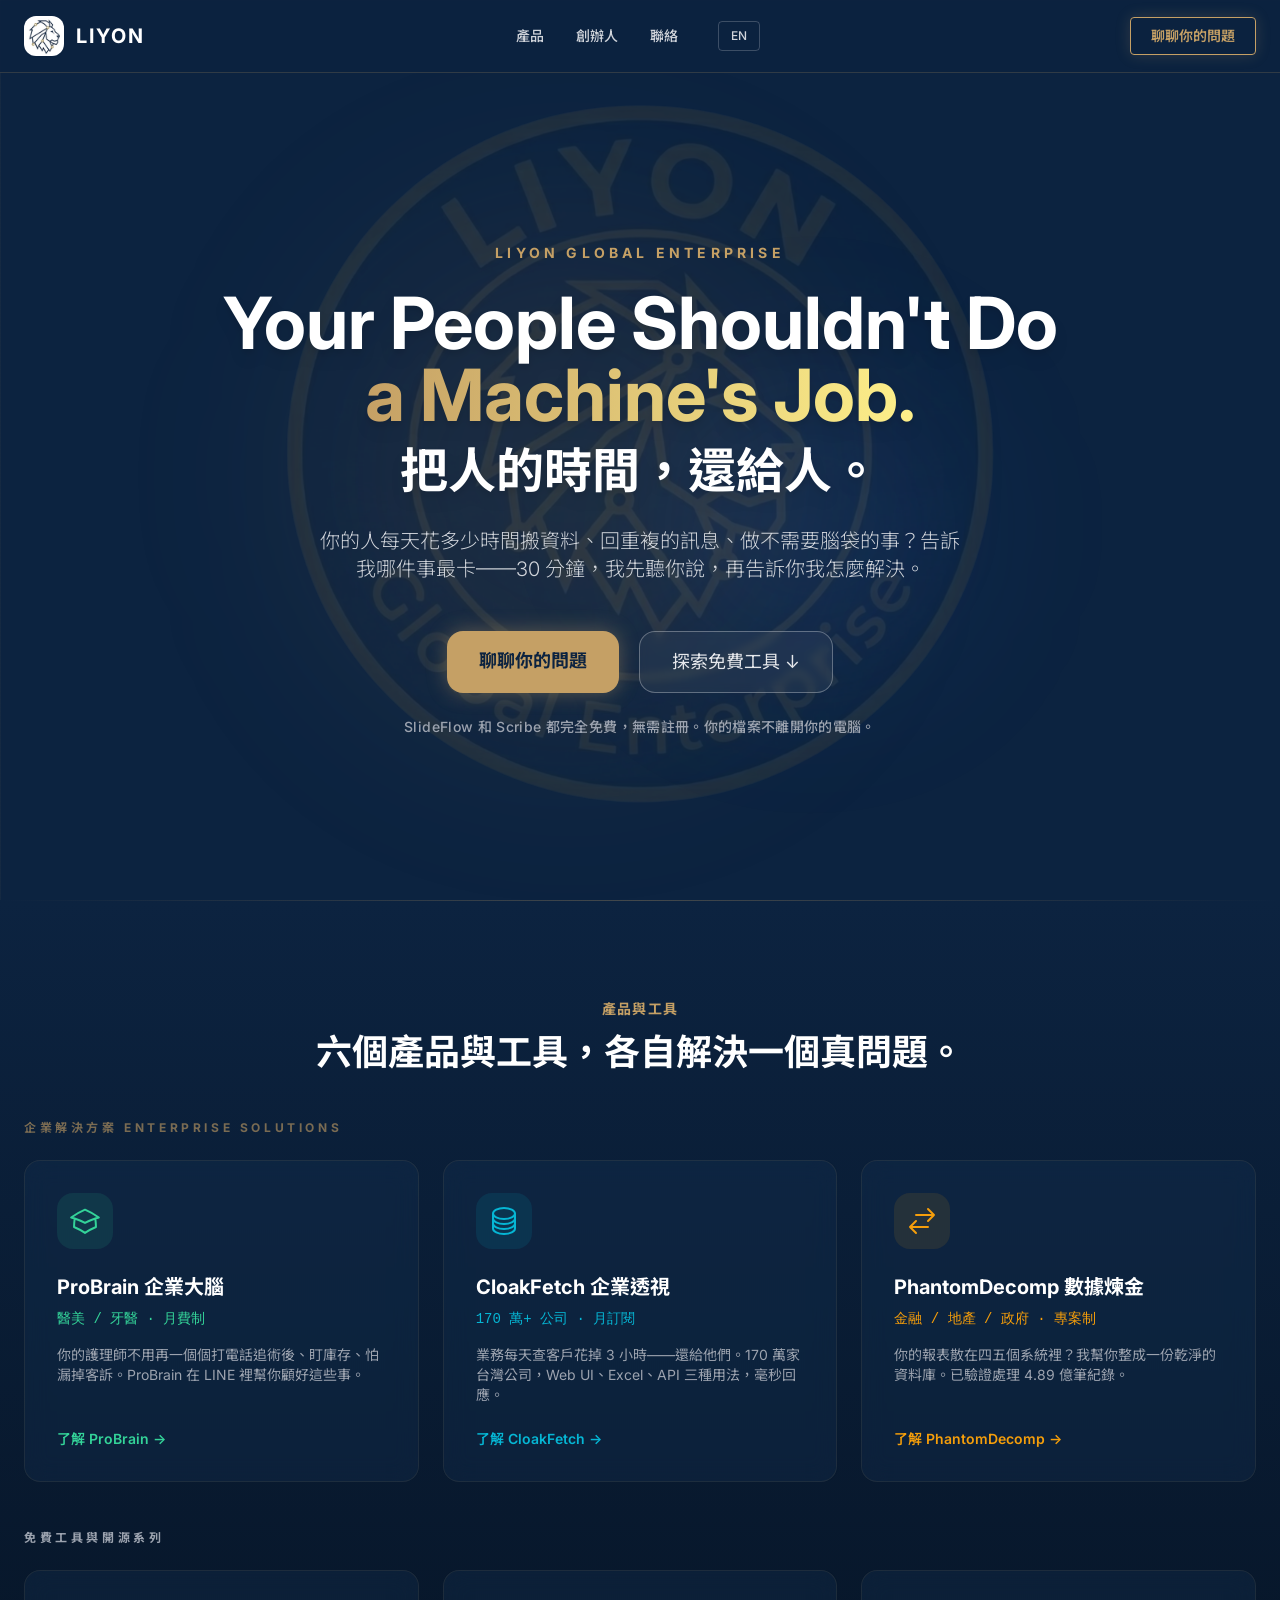
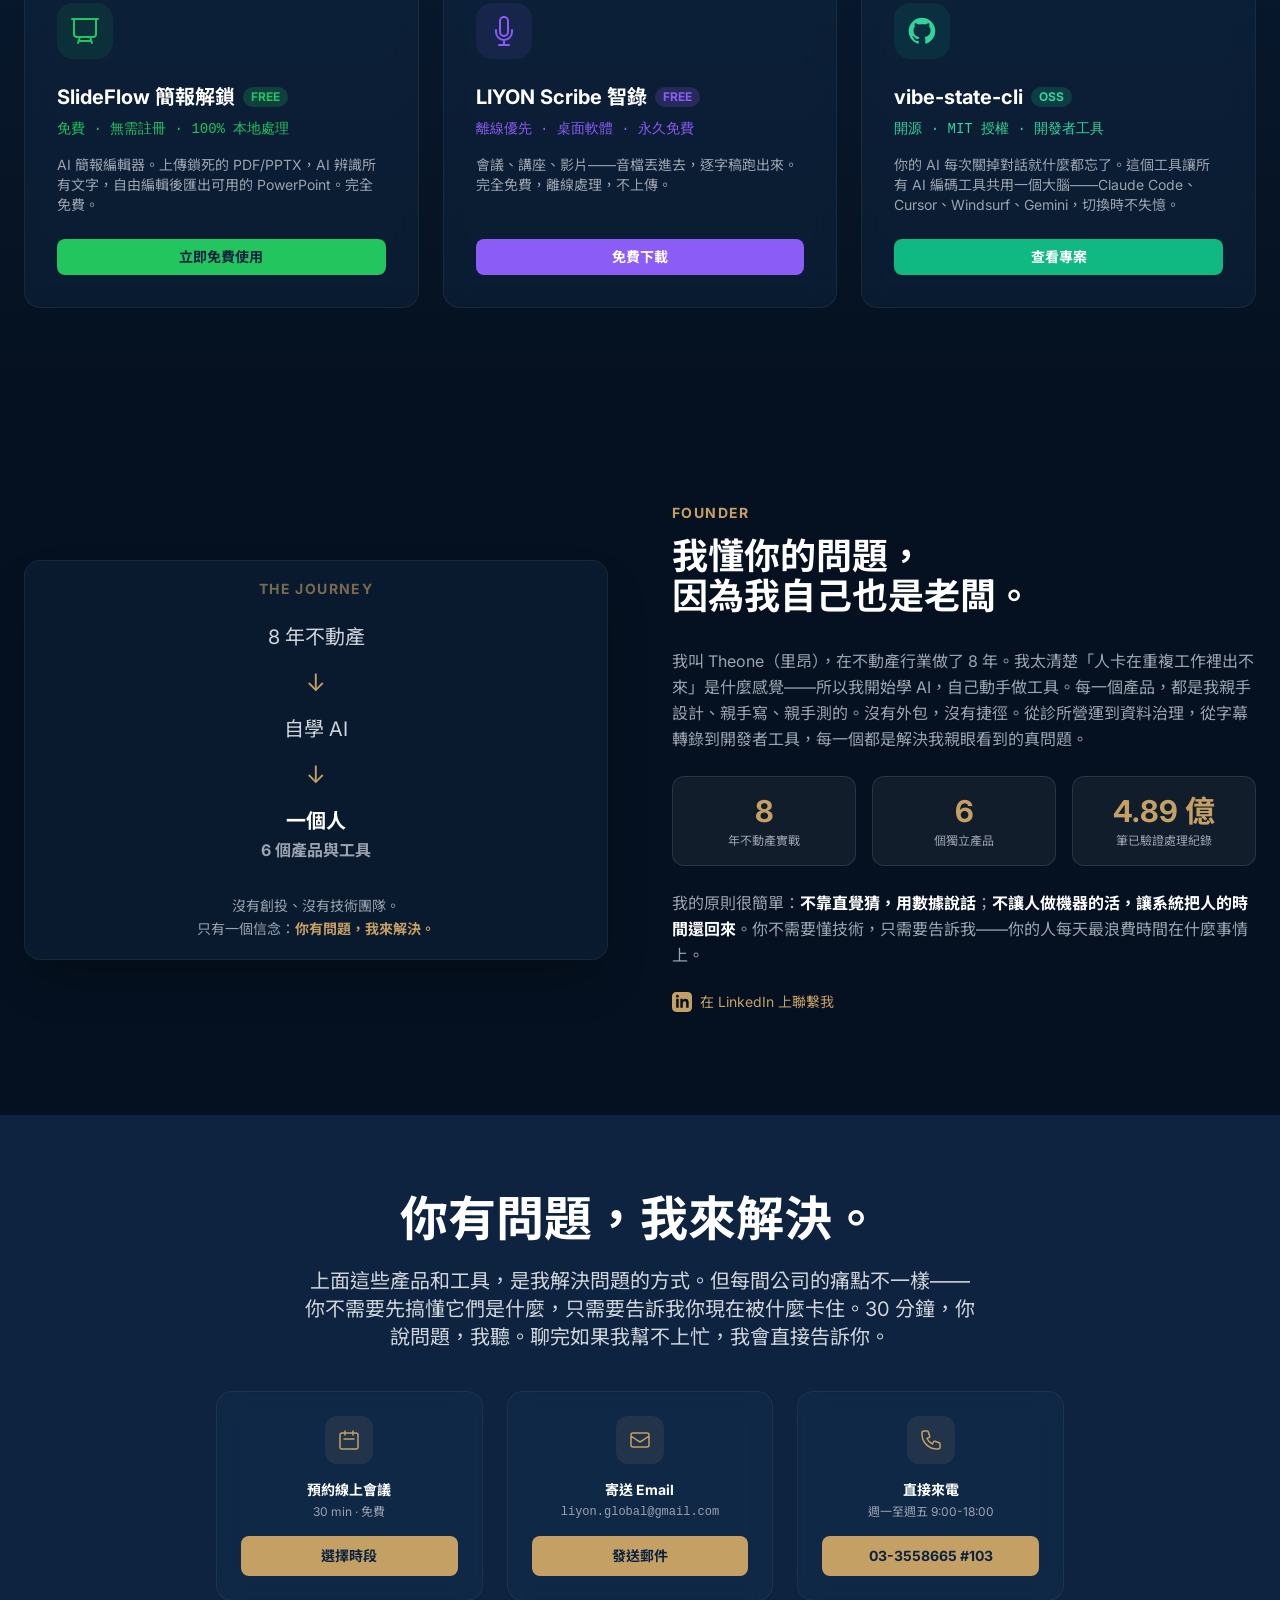
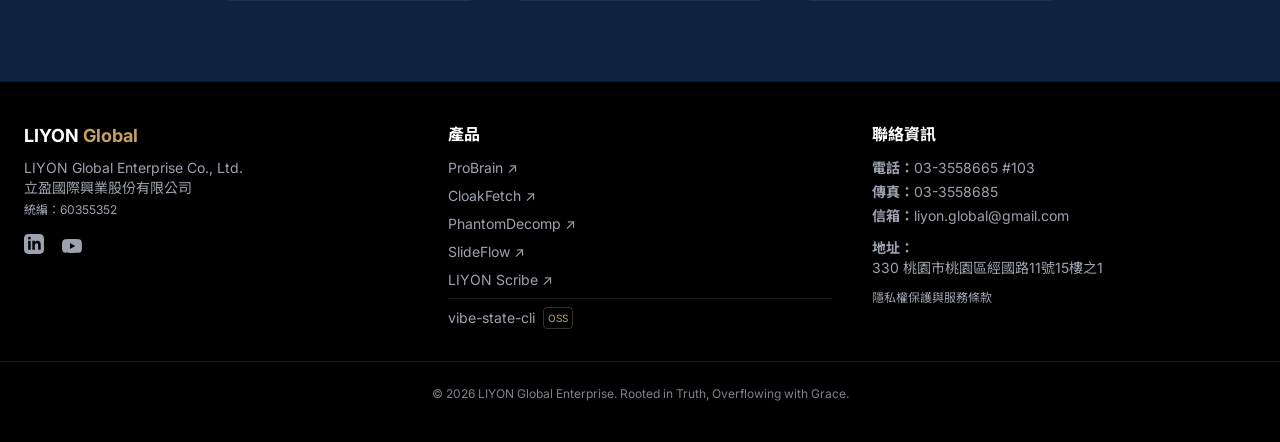
<file: index.html>
<!DOCTYPE html>
<html lang="zh-TW" class="scroll-smooth antialiased">

<head>
    <meta charset="UTF-8">
    <meta name="viewport" content="width=device-width, initial-scale=1.0">
    <title>立盈國際 LIYON Global | AI Products & Data Infrastructure</title>
    <meta name="description" content="AI 產品與開源工具：ProBrain 診所 AI 營運、CloakFetch 企業資料 API、PhantomDecomp 資料整合 ETL、SlideFlow 免費簡報編輯、LIYON Scribe 離線字幕轉錄、vibe-state-cli 開源 AI 記憶管理。立盈國際興業。">
    <link rel="canonical" href="https://liyoncso-theone.github.io/Liyon-Global/">
    <link rel="alternate" hreflang="zh-TW" href="https://liyoncso-theone.github.io/Liyon-Global/">
    <link rel="alternate" hreflang="en" href="https://liyoncso-theone.github.io/Liyon-Global/?lang=en">
    <link rel="alternate" hreflang="x-default" href="https://liyoncso-theone.github.io/Liyon-Global/">

    <!-- Open Graph -->
    <meta property="og:type" content="website">
    <meta property="og:title" content="立盈國際 LIYON Global | AI Products & Data Infrastructure">
    <meta property="og:description" content="AI 產品與開源工具：ProBrain 診所 AI 營運、CloakFetch 企業資料 API、PhantomDecomp 資料整合 ETL、SlideFlow 免費簡報編輯、LIYON Scribe 離線字幕轉錄、vibe-state-cli 開源 AI 記憶管理。立盈國際興業。">
    <meta property="og:image" content="https://liyoncso-theone.github.io/Liyon-Global/images/og-social-card.png?v=4">
    <meta property="og:url" content="https://liyoncso-theone.github.io/Liyon-Global/">

    <!-- Twitter -->
    <meta name="twitter:card" content="summary_large_image">
    <meta name="twitter:title" content="立盈國際 LIYON Global | AI Products & Data Infrastructure">
    <meta name="twitter:description" content="AI 產品與開源工具：ProBrain 診所 AI 營運、CloakFetch 企業資料 API、PhantomDecomp 資料整合 ETL、SlideFlow 免費簡報編輯、LIYON Scribe 離線字幕轉錄、vibe-state-cli 開源 AI 記憶管理。立盈國際興業。">
    <link rel="icon" type="image/png" href="https://liyoncso-theone.github.io/Liyon-Global/images/favicon.png">
<!-- Google Tag Manager -->
<script>(function(w,d,s,l,i){w[l]=w[l]||[];w[l].push({'gtm.start':
new Date().getTime(),event:'gtm.js'});var f=d.getElementsByTagName(s)[0],
j=d.createElement(s),dl=l!='dataLayer'?'&l='+l:'';j.async=true;j.src=
'https://www.googletagmanager.com/gtm.js?id='+i+dl;f.parentNode.insertBefore(j,f);
})(window,document,'script','dataLayer','GTM-KCG9N2PL');</script>
<!-- End Google Tag Manager -->
    <link rel="stylesheet" href="tailwind.css">
    <link href="https://fonts.googleapis.com/css2?family=Inter:wght@300;400;600;700&family=Noto+Sans+TC:wght@400;700&display=swap" rel="stylesheet">
    <meta property="og:image:type" content="image/png">
    <meta property="og:image:width" content="1200">
    <meta property="og:image:height" content="630">
    <meta name="twitter:image" content="https://liyoncso-theone.github.io/Liyon-Global/images/og-social-card.png?v=4">

    <style>
        body { font-family: 'Inter', 'Noto Sans TC', sans-serif; }

        .glass-card {
            background: rgba(26, 58, 94, 0.25);
            -webkit-backdrop-filter: blur(12px);
            backdrop-filter: blur(12px);
            border: 1px solid rgba(197, 160, 101, 0.1);
        }
        .glass-nav {
            background: rgba(12, 35, 64, 0.85);
            -webkit-backdrop-filter: blur(10px);
            backdrop-filter: blur(10px);
        }
        .bg-grid {
            background-image: linear-gradient(to right, rgba(197, 160, 101, 0.05) 1px, transparent 1px),
                linear-gradient(to bottom, rgba(197, 160, 101, 0.05) 1px, transparent 1px);
        }

        /* Bilingual Support */
        .lang-en { display: none; }
        body.en-mode .lang-zh { display: none !important; }
        body.en-mode .lang-en { display: inline-block !important; }
        /* block-level bilingual elements */
        body.en-mode .lang-en-block { display: block !important; }
        .lang-en-block { display: none; }
        body.en-mode .lang-zh-block { display: none !important; }

        /* Focus visible — accessible keyboard navigation */
        *:focus-visible { outline: 2px solid #C5A065; outline-offset: 2px; border-radius: 4px; }

        /* Reduced motion */
        @media (prefers-reduced-motion: reduce) {
            *, *::before, *::after {
                animation-duration: 0.01ms !important;
                animation-iteration-count: 1 !important;
                transition-duration: 0.01ms !important;
                scroll-behavior: auto !important;
            }
        }
    </style>
    <script>
        let savedLang = 'zh';
        try { savedLang = localStorage.getItem('liyon_lang') || 'zh'; } catch(e) {}
        if (savedLang === 'en') {
            document.documentElement.classList.add('en-mode');
            document.documentElement.lang = 'en';
        }
    </script></head>

<body class="bg-liyon-navy text-white antialiased overflow-x-hidden">
<!-- Google Tag Manager (noscript) -->
<noscript><iframe src="https://www.googletagmanager.com/ns.html?id=GTM-KCG9N2PL"
height="0" width="0" style="display:none;visibility:hidden"></iframe></noscript>
<!-- End Google Tag Manager (noscript) -->

    <!-- ==================== Navbar ==================== -->
    <nav class="fixed top-0 w-full z-50 glass-nav border-b border-liyon-gold/20 transition-all duration-300">
        <div class="max-w-7xl mx-auto px-6 py-4 flex justify-between items-center">
            <a href="#" class="flex items-center gap-3 group">
                <img src="images/logo_nav_v3.png" alt="LIYON Global Logo" class="h-10 w-auto rounded-xl shadow-sm">
                <span class="text-xl font-bold tracking-widest text-white group-hover:text-liyon-gold transition-colors">LIYON</span>
            </a>

            <!-- Desktop Nav -->
            <div class="hidden md:flex gap-8 text-sm text-gray-300 font-medium items-center">
                <a href="#products" class="hover:text-liyon-gold transition-colors">
                    <span class="lang-zh">產品</span><span class="lang-en">Products</span>
                </a>
                <a href="#founder" class="hover:text-liyon-gold transition-colors">
                    <span class="lang-zh">創辦人</span><span class="lang-en">Founder</span>
                </a>
                <a href="#contact" class="hover:text-liyon-gold transition-colors">
                    <span class="lang-zh">聯絡</span><span class="lang-en">Contact</span>
                </a>
                <button onclick="toggleLanguage()" aria-label="切換語言 / Toggle Language"
                    class="text-xs border border-white/20 px-3 py-1.5 rounded hover:bg-white/10 hover:text-liyon-gold transition-all ml-2">
                    <span class="lang-zh">EN</span><span class="lang-en">中</span>
                </button>
            </div>

            <!-- CTA -->
            <a href="https://calendar.app.google/GYbXq2mqY8cGqB3d7" target="_blank" rel="noopener noreferrer"
                class="hidden md:block px-5 py-2 border border-liyon-gold text-liyon-gold text-sm font-semibold rounded hover:bg-liyon-gold hover:text-liyon-navy transition-all duration-300 shadow-[0_0_15px_rgba(197,160,101,0.2)] hover:shadow-[0_0_25px_rgba(197,160,101,0.5)]">
                <span class="lang-zh">聊聊你的問題</span><span class="lang-en">Let's Talk</span>
            </a>

            <!-- Mobile Hamburger -->
            <button id="mobile-menu-button" aria-label="開啟選單 / Toggle menu" aria-expanded="false"
                class="md:hidden text-liyon-gold">
                <svg class="w-6 h-6" fill="none" stroke="currentColor" viewBox="0 0 24 24" aria-hidden="true">
                    <path stroke-linecap="round" stroke-linejoin="round" stroke-width="2" d="M4 6h16M4 12h16M4 18h16"></path>
                </svg>
            </button>
        </div>

        <!-- Mobile Menu -->
        <div id="mobile-menu" class="hidden md:hidden glass-nav absolute top-full left-0 w-full border-b border-liyon-gold/20 shadow-xl">
            <div class="px-6 py-4 flex flex-col space-y-3 text-center">
                <a href="#products" class="text-gray-300 hover:text-liyon-gold transition-colors py-2">
                    <span class="lang-zh">產品</span><span class="lang-en">Products</span>
                </a>
                <a href="#founder" class="text-gray-300 hover:text-liyon-gold transition-colors py-2">
                    <span class="lang-zh">創辦人</span><span class="lang-en">Founder</span>
                </a>
                <a href="#contact" class="text-gray-300 hover:text-liyon-gold transition-colors py-2">
                    <span class="lang-zh">聯絡</span><span class="lang-en">Contact</span>
                </a>
                <a href="https://calendar.app.google/GYbXq2mqY8cGqB3d7" target="_blank" rel="noopener noreferrer"
                    class="px-5 py-2 border border-liyon-gold text-liyon-gold text-sm font-semibold rounded-lg hover:bg-liyon-gold hover:text-liyon-navy transition-all duration-300">
                    <span class="lang-zh">聊聊你的問題</span><span class="lang-en">Let's Talk</span>
                </a>
                <div class="pt-3 border-t border-white/10">
                    <button onclick="toggleLanguage()" aria-label="切換語言 / Toggle Language"
                        class="text-xs border border-white/20 px-3 py-1.5 rounded hover:bg-white/10 transition-all">
                        <span class="lang-zh">EN</span><span class="lang-en">中</span>
                    </button>
                </div>
            </div>
        </div>

    </nav>

    <script>
        const btn = document.getElementById('mobile-menu-button');
        const menu = document.getElementById('mobile-menu');
        btn?.addEventListener('click', () => {
            const isHidden = menu?.classList.toggle('hidden');
            btn?.setAttribute('aria-expanded', String(!isHidden));
        });
        menu?.querySelectorAll('a').forEach(link => {
            link.addEventListener('click', () => {
                menu?.classList.add('hidden');
                btn?.setAttribute('aria-expanded', 'false');
            });
        });
    </script>

<main>

    <!-- ==================== 1. Hero ==================== -->
    <section class="relative min-h-screen flex items-center justify-center pt-20 overflow-hidden bg-grid">
        <!-- Background glow -->
        <div class="absolute top-1/4 left-1/4 w-[280px] sm:w-[500px] h-[280px] sm:h-[500px] bg-liyon-gold/10 rounded-full blur-[100px]"></div>
        <div class="absolute bottom-1/4 right-1/4 w-[200px] sm:w-[300px] h-[200px] sm:h-[300px] bg-blue-500/10 rounded-full blur-[80px]"></div>

        <!-- Background Logo -->
        <div class="absolute inset-0 flex items-center justify-center pointer-events-none opacity-10">
            <img src="images/logo_hero.webp" alt="" class="max-h-[80vh] w-auto object-contain">
        </div>

        <div class="relative z-10 text-center px-4 max-w-5xl mx-auto">
            <p class="text-liyon-gold tracking-[0.3em] uppercase mb-6 text-sm font-bold">
                LIYON GLOBAL ENTERPRISE
            </p>

            <h1 class="text-3xl sm:text-5xl md:text-7xl font-bold leading-tight mb-8 text-white drop-shadow-lg">
                Your People Shouldn't Do<br>
                <span class="text-transparent bg-clip-text bg-gradient-to-r from-liyon-gold to-yellow-200">
                    a Machine's Job.
                </span><br>
                <span class="block text-3xl sm:text-4xl md:text-5xl mt-4 text-white">
                    <span class="lang-zh">把人的時間，還給人。</span>
                    <span class="lang-en">Give your people their time back.</span>
                </span>
            </h1>

            <p class="text-gray-300 text-lg md:text-xl mb-12 max-w-2xl mx-auto font-light leading-relaxed px-4">
                <span class="lang-zh">你的人每天花多少時間搬資料、回重複的訊息、做不需要腦袋的事？告訴我哪件事最卡——30 分鐘，我先聽你說，再告訴你我怎麼解決。</span>
                <span class="lang-en">How much time does your team spend on data entry, repetitive messages, and work that doesn't need a human brain? Tell me what's slowing you down — 30 minutes, I listen first, then show you how I'd fix it.</span>
            </p>

            <div class="flex flex-col md:flex-row justify-center gap-5">
                <a href="https://calendar.app.google/GYbXq2mqY8cGqB3d7" target="_blank" rel="noopener noreferrer"
                    class="px-8 py-4 bg-liyon-gold text-liyon-navy font-bold rounded-2xl shadow-[0_0_20px_rgba(197,160,101,0.4)] hover:shadow-[0_0_40px_rgba(197,160,101,0.6)] hover:-translate-y-1 transition-all duration-300 text-lg">
                    <span class="lang-zh">聊聊你的問題</span>
                    <span class="lang-en">Let's Talk About Your Problem</span>
                </a>
                <a href="#products"
                    class="px-8 py-4 border border-white/30 bg-white/5 text-gray-200 rounded-2xl hover:bg-white/10 hover:border-white/50 hover:text-white transition-all duration-300 text-lg backdrop-blur-sm">
                    <span class="lang-zh">探索免費工具 ↓</span>
                    <span class="lang-en">Explore Free Tools ↓</span>
                </a>
            </div>

            <p class="mt-6 text-sm text-gray-400 font-medium tracking-wide">
                <span class="lang-zh">SlideFlow 和 Scribe 都完全免費，無需註冊。你的檔案不離開你的電腦。</span>
                <span class="lang-en">SlideFlow and Scribe are both free. No signup. Your files never leave your machine.</span>
            </p>
        </div>
    </section>

    <!-- ==================== 2. Product Matrix ==================== -->
    <section id="products" class="py-20 md:py-24 bg-gradient-to-b from-liyon-navy to-liyon-dark relative overflow-hidden">
        <div class="absolute top-0 w-full h-px bg-gradient-to-r from-transparent via-liyon-gold/30 to-transparent"></div>

        <div class="max-w-7xl mx-auto px-6 relative z-10">
            <div class="text-center mb-12">
                <span class="text-liyon-gold text-sm font-bold tracking-widest uppercase">
                    <span class="lang-zh">產品與工具</span>
                    <span class="lang-en">Products & Tools</span>
                </span>
                <h2 class="text-3xl md:text-4xl font-bold mt-3 text-white">
                    <span class="lang-zh">六個產品與工具，各自解決一個真問題。</span>
                    <span class="lang-en">Six products & tools. Each solves one real problem.</span>
                </h2>
            </div>

            <!-- Enterprise Solutions -->
            <p class="text-xs text-liyon-gold/60 tracking-[0.3em] uppercase font-bold mb-6">
                <span class="lang-zh">企業解決方案 Enterprise Solutions</span>
                <span class="lang-en">Enterprise Solutions</span>
            </p>
            <div class="grid md:grid-cols-2 lg:grid-cols-3 gap-6 mb-12">

                <!-- Card 1: ProBrain -->
                <div class="glass-card p-8 rounded-2xl hover:-translate-y-2 transition-transform duration-300 group flex flex-col">
                    <div class="w-14 h-14 rounded-2xl bg-pb-mint/10 flex items-center justify-center mb-6 group-hover:bg-pb-mint/20 transition-colors">
                        <svg class="w-8 h-8 text-pb-mint" fill="none" stroke="currentColor" viewBox="0 0 24 24" aria-hidden="true">
                            <path stroke-linecap="round" stroke-linejoin="round" stroke-width="1.5" d="M4.26 10.147a60.436 60.436 0 00-.491 6.347A48.627 48.627 0 0112 20.904a48.627 48.627 0 018.232-4.41 60.46 60.46 0 00-.491-6.347m-15.482 0a50.57 50.57 0 00-2.658-.813A59.905 59.905 0 0112 3.493a59.902 59.902 0 0110.399 5.84c-.896.248-1.783.52-2.658.814m-15.482 0A50.697 50.697 0 0112 13.489a50.702 50.702 0 017.74-3.342"></path>
                        </svg>
                    </div>
                    <h3 class="text-xl font-bold mb-2 text-white"><span class="lang-zh">ProBrain 企業大腦</span><span class="lang-en">ProBrain</span></h3>
                    <p class="text-sm text-pb-mint mb-4 font-mono">
                        <span class="lang-zh">醫美 / 牙醫 · 月費制</span>
                        <span class="lang-en">Aesthetics / Dental · Monthly</span>
                    </p>
                    <p class="text-sm text-gray-400 mb-6 flex-grow">
                        <span class="lang-zh">你的護理師不用再一個個打電話追術後、盯庫存、怕漏掉客訴。ProBrain 在 LINE 裡幫你顧好這些事。</span>
                        <span class="lang-en">Your nurses shouldn't have to chase post-op follow-ups, watch inventory, or worry about missed complaints. ProBrain handles it inside LINE.</span>
                    </p>
                    <a href="https://liyon-products.pages.dev/probrain/"
                        class="mt-auto inline-block text-sm text-pb-mint font-semibold hover:text-white transition-colors">
                        <span class="lang-zh">了解 ProBrain →</span>
                        <span class="lang-en">Learn More →</span>
                    </a>
                </div>

                <!-- Card 2: CloakFetch -->
                <div class="glass-card p-8 rounded-2xl hover:-translate-y-2 transition-transform duration-300 group flex flex-col">
                    <div class="w-14 h-14 rounded-2xl bg-cf-cyan/10 flex items-center justify-center mb-6 group-hover:bg-cf-cyan/20 transition-colors">
                        <svg class="w-8 h-8 text-cf-cyan" fill="none" stroke="currentColor" viewBox="0 0 24 24" aria-hidden="true">
                            <path stroke-linecap="round" stroke-linejoin="round" stroke-width="1.5" d="M20.25 6.375c0 2.278-3.694 4.125-8.25 4.125S3.75 8.653 3.75 6.375m16.5 0c0-2.278-3.694-4.125-8.25-4.125S3.75 4.097 3.75 6.375m16.5 0v11.25c0 2.278-3.694 4.125-8.25 4.125s-8.25-1.847-8.25-4.125V6.375m16.5 0v3.75m-16.5-3.75v3.75m16.5 0v3.75C20.25 16.153 16.556 18 12 18s-8.25-1.847-8.25-4.125v-3.75m16.5 0c0 2.278-3.694 4.125-8.25 4.125s-8.25-1.847-8.25-4.125"></path>
                        </svg>
                    </div>
                    <h3 class="text-xl font-bold mb-2 text-white"><span class="lang-zh">CloakFetch 企業透視</span><span class="lang-en">CloakFetch</span></h3>
                    <p class="text-sm text-cf-cyan mb-4 font-mono">
                        <span class="lang-zh">170 萬+ 公司 · 月訂閱</span>
                        <span class="lang-en">1.7M+ Companies · Monthly Plans</span>
                    </p>
                    <p class="text-sm text-gray-400 mb-6 flex-grow">
                        <span class="lang-zh">業務每天查客戶花掉 3 小時——還給他們。170 萬家台灣公司，Web UI、Excel、API 三種用法，毫秒回應。</span>
                        <span class="lang-en">Give back the 3 hours your sales team wastes daily on lookups. 1.7M Taiwan companies, three ways to use (Web UI, Excel, API), millisecond response.</span>
                    </p>
                    <a href="https://liyon-products.pages.dev/cloakfetch/"
                        class="mt-auto inline-block text-sm text-cf-cyan font-semibold hover:text-white transition-colors">
                        <span class="lang-zh">了解 CloakFetch →</span>
                        <span class="lang-en">Learn More →</span>
                    </a>
                </div>

                <!-- Card 3: PhantomDecomp -->
                <div class="glass-card p-8 rounded-2xl hover:-translate-y-2 transition-transform duration-300 group flex flex-col">
                    <div class="w-14 h-14 rounded-2xl bg-pd-amber/10 flex items-center justify-center mb-6 group-hover:bg-pd-amber/20 transition-colors">
                        <svg class="w-8 h-8 text-pd-amber" fill="none" stroke="currentColor" viewBox="0 0 24 24" aria-hidden="true">
                            <path stroke-linecap="round" stroke-linejoin="round" stroke-width="1.5" d="M7.5 21L3 16.5m0 0L7.5 12M3 16.5h13.5m0-13.5L21 7.5m0 0L16.5 12M21 7.5H7.5"></path>
                        </svg>
                    </div>
                    <h3 class="text-xl font-bold mb-2 text-white"><span class="lang-zh">PhantomDecomp 數據煉金</span><span class="lang-en">PhantomDecomp</span></h3>
                    <p class="text-sm text-pd-amber mb-4 font-mono">
                        <span class="lang-zh">金融 / 地產 / 政府 · 專案制</span>
                        <span class="lang-en">Finance / Real Estate / Gov · Project-based</span>
                    </p>
                    <p class="text-sm text-gray-400 mb-6 flex-grow">
                        <span class="lang-zh">你的報表散在四五個系統裡？我幫你整成一份乾淨的資料庫。已驗證處理 4.89 億筆紀錄。</span>
                        <span class="lang-en">Reports scattered across multiple systems? I consolidate them into one clean database. Validated on 489M records.</span>
                    </p>
                    <a href="https://liyon-products.pages.dev/phantomdecomp/"
                        class="mt-auto inline-block text-sm text-pd-amber font-semibold hover:text-white transition-colors">
                        <span class="lang-zh">了解 PhantomDecomp →</span>
                        <span class="lang-en">Learn More →</span>
                    </a>
                </div>

            </div>

            <!-- Free Tools & Open Source -->
            <p class="text-xs text-gray-400 tracking-[0.3em] uppercase font-bold mb-6 mt-4">
                <span class="lang-zh">免費工具與開源系列</span>
                <span class="lang-en">Free Tools & Open Source</span>
            </p>
            <div class="grid md:grid-cols-2 lg:grid-cols-3 gap-6">

                <!-- Card 4: SlideFlow -->
                <div class="glass-card p-8 rounded-2xl hover:-translate-y-2 transition-transform duration-300 group flex flex-col border border-sf-green/30">
                    <div class="w-14 h-14 rounded-2xl bg-sf-green/10 flex items-center justify-center mb-6 group-hover:bg-sf-green/20 transition-colors">
                        <svg class="w-8 h-8 text-sf-green" fill="none" stroke="currentColor" viewBox="0 0 24 24" aria-hidden="true">
                            <path stroke-linecap="round" stroke-linejoin="round" stroke-width="1.5" d="M3.75 3v11.25A2.25 2.25 0 006 16.5h2.25M3.75 3h-1.5m1.5 0h16.5m0 0h1.5m-1.5 0v11.25A2.25 2.25 0 0118 16.5h-2.25m-7.5 0h7.5m-7.5 0l-1 3m8.5-3l1 3m0 0l.5 1.5m-.5-1.5h-9.5m0 0l-.5 1.5"></path>
                        </svg>
                    </div>
                    <div class="flex items-center gap-2 mb-2">
                        <h3 class="text-xl font-bold text-white"><span class="lang-zh">SlideFlow 簡報解鎖</span><span class="lang-en">SlideFlow</span></h3>
                        <span class="text-xs bg-sf-green/20 text-sf-green px-2 py-0.5 rounded-full font-bold">FREE</span>
                    </div>
                    <p class="text-sm text-sf-green mb-4 font-mono">
                        <span class="lang-zh">免費 · 無需註冊 · 100% 本地處理</span>
                        <span class="lang-en">Free · No Signup · 100% Local</span>
                    </p>
                    <p class="text-sm text-gray-400 mb-6 flex-grow">
                        <span class="lang-zh">AI 簡報編輯器。上傳鎖死的 PDF/PPTX，AI 辨識所有文字，自由編輯後匯出可用的 PowerPoint。完全免費。</span>
                        <span class="lang-en">AI presentation editor. Upload locked PDF/PPTX, AI recognizes all text, edit freely, export to editable PowerPoint. Completely free.</span>
                    </p>
                    <a href="https://slideflow-ch3.pages.dev/"
                        class="mt-auto inline-block px-6 py-2 bg-sf-green text-liyon-navy text-sm font-bold rounded-lg hover:scale-105 transition-transform duration-300 text-center">
                        <span class="lang-zh">立即免費使用</span>
                        <span class="lang-en">Use It Free Now</span>
                    </a>
                </div>

                <!-- Card 5: LIYON Scribe -->
                <div class="glass-card p-8 rounded-2xl hover:-translate-y-2 transition-transform duration-300 group flex flex-col border border-scribe-violet/30">
                    <div class="w-14 h-14 rounded-2xl bg-scribe-violet/10 flex items-center justify-center mb-6 group-hover:bg-scribe-violet/20 transition-colors">
                        <svg class="w-8 h-8 text-scribe-violet" fill="none" stroke="currentColor" viewBox="0 0 24 24" aria-hidden="true">
                            <path stroke-linecap="round" stroke-linejoin="round" stroke-width="1.5" d="M12 18.75a6 6 0 006-6v-1.5m-6 7.5a6 6 0 01-6-6v-1.5m6 7.5v3.75m-3.75 0h7.5M12 15.75a3 3 0 01-3-3V4.5a3 3 0 116 0v8.25a3 3 0 01-3 3z"></path>
                        </svg>
                    </div>
                    <div class="flex items-center gap-2 mb-2">
                        <h3 class="text-xl font-bold text-white"><span class="lang-zh">LIYON Scribe 智錄</span><span class="lang-en">LIYON Scribe</span></h3>
                        <span class="text-xs bg-scribe-violet/20 text-scribe-violet px-2 py-0.5 rounded-full font-bold">FREE</span>
                    </div>
                    <p class="text-sm text-scribe-violet mb-4 font-mono">
                        <span class="lang-zh">離線優先 · 桌面軟體 · 永久免費</span>
                        <span class="lang-en">Offline-first · Desktop App · Free Forever</span>
                    </p>
                    <p class="text-sm text-gray-400 mb-6 flex-grow">
                        <span class="lang-zh">會議、講座、影片——音檔丟進去，逐字稿跑出來。完全免費，離線處理，不上傳。</span>
                        <span class="lang-en">Meetings, lectures, videos — drop in audio, get transcripts. Free. Offline. Nothing uploaded.</span>
                    </p>
                    <a href="https://liyon-products.pages.dev/scribe/"
                        class="mt-auto inline-block px-6 py-2 bg-scribe-violet text-white text-sm font-bold rounded-lg hover:scale-105 transition-transform duration-300 text-center">
                        <span class="lang-zh">免費下載</span>
                        <span class="lang-en">Free Download</span>
                    </a>
                </div>

                <!-- Card 6: vibe-state-cli -->
                <div class="glass-card p-8 rounded-2xl hover:-translate-y-2 transition-transform duration-300 group flex flex-col border border-emerald-500/30">
                    <div class="w-14 h-14 rounded-2xl bg-emerald-500/10 flex items-center justify-center mb-6 group-hover:bg-emerald-500/20 transition-colors">
                        <svg class="w-8 h-8 text-emerald-400" fill="currentColor" viewBox="0 0 24 24" aria-hidden="true">
                            <path fill-rule="evenodd" d="M12 2C6.477 2 2 6.484 2 12.017c0 4.425 2.865 8.18 6.839 9.504.5.092.682-.217.682-.483 0-.237-.008-.868-.013-1.703-2.782.605-3.369-1.343-3.369-1.343-.454-1.158-1.11-1.466-1.11-1.466-.908-.62.069-.608.069-.608 1.003.07 1.531 1.032 1.531 1.032.892 1.53 2.341 1.088 2.91.832.092-.647.35-1.088.636-1.338-2.22-.253-4.555-1.113-4.555-4.951 0-1.093.39-1.988 1.029-2.688-.103-.253-.446-1.272.098-2.65 0 0 .84-.27 2.75 1.026A9.564 9.564 0 0112 6.844c.85.004 1.705.115 2.504.337 1.909-1.296 2.747-1.027 2.747-1.027.546 1.379.202 2.398.1 2.651.64.7 1.028 1.595 1.028 2.688 0 3.848-2.339 4.695-4.566 4.943.359.309.678.92.678 1.855 0 1.338-.012 2.419-.012 2.747 0 .268.18.58.688.482A10.019 10.019 0 0022 12.017C22 6.484 17.522 2 12 2z" clip-rule="evenodd"/>
                        </svg>
                    </div>
                    <div class="flex items-center gap-2 mb-2">
                        <h3 class="text-xl font-bold text-white">vibe-state-cli</h3>
                        <span class="text-xs bg-emerald-500/20 text-emerald-400 px-2 py-0.5 rounded-full font-bold">OSS</span>
                    </div>
                    <p class="text-sm text-emerald-400 mb-4 font-mono">
                        <span class="lang-zh">開源 · MIT 授權 · 開發者工具</span>
                        <span class="lang-en">Open Source · MIT · Developer Tool</span>
                    </p>
                    <p class="text-sm text-gray-400 mb-6 flex-grow">
                        <span class="lang-zh">你的 AI 每次關掉對話就什麼都忘了。這個工具讓所有 AI 編碼工具共用一個大腦——Claude Code、Cursor、Windsurf、Gemini，切換時不失憶。</span>
                        <span class="lang-en">Your AI forgets everything when you close the chat. This tool gives all your AI coding tools one shared brain — Claude Code, Cursor, Windsurf, Gemini. Switch without losing context.</span>
                    </p>
                    <a href="vibe-state-cli.html"
                        class="mt-auto inline-block px-6 py-2 bg-emerald-500 text-white text-sm font-bold rounded-lg hover:scale-105 transition-transform duration-300 text-center">
                        <span class="lang-zh">查看專案</span>
                        <span class="lang-en">View Project</span>
                    </a>
                </div>

            </div>
        </div>
    </section>

    <!-- ==================== 3. Founder ==================== -->
    <section id="founder" class="py-20 md:py-24 bg-liyon-dark relative">
        <div class="max-w-7xl mx-auto px-6 grid md:grid-cols-2 gap-8 md:gap-16 items-center">

            <!-- Left: Journey Visual -->
            <div class="relative h-auto sm:h-[400px] rounded-2xl overflow-hidden glass-card border-none shadow-2xl flex flex-col items-center justify-center p-6 sm:p-8 text-center">
                <div class="text-liyon-gold/60 text-sm tracking-widest uppercase mb-6 font-bold">The Journey</div>
                <div class="space-y-4 text-lg md:text-xl text-gray-300 leading-relaxed">
                    <p><span class="lang-zh">8 年不動產</span><span class="lang-en">8 Years in Real Estate</span></p>
                    <p class="text-liyon-gold text-2xl">↓</p>
                    <p><span class="lang-zh">自學 AI</span><span class="lang-en">Self-Taught AI</span></p>
                    <p class="text-liyon-gold text-2xl">↓</p>
                    <p class="font-bold text-white">
                        <span class="lang-zh">一個人</span><span class="lang-en">One Person</span><br>
                        <span class="text-base text-gray-400"><span class="lang-zh">6 個產品與工具</span><span class="lang-en">6 Products & Tools</span></span>
                    </p>
                </div>
                <div class="mt-8 text-sm text-gray-400 max-w-xs leading-relaxed">
                    <span class="lang-zh">沒有創投、沒有技術團隊。<br>只有一個信念：<strong class="text-liyon-gold">你有問題，我來解決。</strong></span>
                    <span class="lang-en">No VC funding. No tech team.<br>One belief: <strong class="text-liyon-gold">You have the problem. I'll build the fix.</strong></span>
                </div>
            </div>

            <!-- Right: Story -->
            <div>
                <span class="text-liyon-gold text-sm font-bold tracking-widest uppercase">Founder</span>
                <h2 class="text-3xl md:text-4xl font-bold mb-8 mt-3 leading-snug text-white">
                    <span class="lang-zh">我懂你的問題，<br>因為我自己也是老闆。</span>
                    <span class="lang-en">I understand your problem,<br>because I'm a business owner too.</span>
                </h2>
                <div class="space-y-6 text-gray-400 leading-relaxed">
                    <p>
                        <span class="lang-zh">我叫 Theone（里昂），在不動產行業做了 8 年。我太清楚「人卡在重複工作裡出不來」是什麼感覺——所以我開始學 AI，自己動手做工具。每一個產品，都是我親手設計、親手寫、親手測的。沒有外包，沒有捷徑。從診所營運到資料治理，從字幕轉錄到開發者工具，每一個都是解決我親眼看到的真問題。</span>
                        <span class="lang-en">I'm Theone. I spent 8 years in real estate. I know exactly what it feels like to be stuck in repetitive work — so I started learning AI and building tools myself. Every product was designed, built, and tested by me. No outsourcing, no shortcuts — from clinic operations to data governance, from transcription to developer tools, each solving a real problem I've seen firsthand.</span>
                    </p>

                    <!-- 3 Milestone Cards -->
                    <div class="grid grid-cols-1 sm:grid-cols-3 gap-4 my-8">
                        <div class="bg-white/5 rounded-xl p-4 text-center border border-white/10">
                            <div class="text-2xl md:text-3xl font-bold text-liyon-gold">8</div>
                            <div class="text-xs text-gray-400 mt-1">
                                <span class="lang-zh">年不動產實戰</span>
                                <span class="lang-en">Years in Real Estate</span>
                            </div>
                        </div>
                        <div class="bg-white/5 rounded-xl p-4 text-center border border-white/10">
                            <div class="text-2xl md:text-3xl font-bold text-liyon-gold">6</div>
                            <div class="text-xs text-gray-400 mt-1">
                                <span class="lang-zh">個獨立產品</span>
                                <span class="lang-en">Products Built Solo</span>
                            </div>
                        </div>
                        <div class="bg-white/5 rounded-xl p-4 text-center border border-white/10">
                            <div class="text-2xl md:text-3xl font-bold text-liyon-gold">
                                <span class="lang-zh">4.89 億</span>
                                <span class="lang-en">489M</span>
                            </div>
                            <div class="text-xs text-gray-400 mt-1">
                                <span class="lang-zh">筆已驗證處理紀錄</span>
                                <span class="lang-en">Records Validated</span>
                            </div>
                        </div>
                    </div>

                    <p>
                        <span class="lang-zh">我的原則很簡單：<strong class="text-white">不靠直覺猜，用數據說話</strong>；<strong class="text-white">不讓人做機器的活，讓系統把人的時間還回來</strong>。你不需要懂技術，只需要告訴我——你的人每天最浪費時間在什麼事情上。</span>
                        <span class="lang-en">My principles are simple: <strong class="text-white">decisions grounded in data, not gut feelings</strong>; <strong class="text-white">systems that give people their time back</strong>. You don't need to understand technology — just tell me what your team wastes the most time on every day.</span>
                    </p>


                    <a href="https://www.linkedin.com/in/theone-lin/" target="_blank" rel="noopener noreferrer"
                        class="inline-flex items-center gap-2 text-sm text-liyon-gold hover:text-white transition-colors mt-4">
                        <svg class="h-5 w-5" fill="currentColor" viewBox="0 0 24 24" aria-hidden="true">
                            <path fill-rule="evenodd" d="M19 0h-14c-2.761 0-5 2.239-5 5v14c0 2.761 2.239 5 5 5h14c2.762 0 5-2.239 5-5v-14c0-2.761-2.238-5-5-5zm-11 19h-3v-11h3v11zm-1.5-12.268c-.966 0-1.75-.79-1.75-1.764s.784-1.764 1.75-1.764 1.75.79 1.75 1.764-.783 1.764-1.75 1.764zm13.5 12.268h-3v-5.604c0-3.368-4-3.113-4 0v5.604h-3v-11h3v1.765c1.396-2.586 7-2.777 7 2.476v6.759z" clip-rule="evenodd" />
                        </svg>
                        <span class="lang-zh">在 LinkedIn 上聯繫我</span>
                        <span class="lang-en">Connect on LinkedIn</span>
                    </a>
                </div>
            </div>
        </div>
    </section>

    <!-- ==================== 4. CTA ==================== -->
    <section id="contact" class="py-20 bg-liyon-gold/10 relative overflow-hidden">
        <div class="absolute inset-0 bg-liyon-navy/90 backdrop-blur-sm z-0"></div>
        <div class="max-w-4xl mx-auto px-6 text-center relative z-10">
            <h2 class="text-3xl md:text-5xl font-bold text-white mb-6">
                <span class="lang-zh">你有問題，我來解決。</span>
                <span class="lang-en">You have the problem. I'll build the solution.</span>
            </h2>
            <p class="text-xl text-gray-300 mb-10 max-w-2xl mx-auto">
                <span class="lang-zh">上面這些產品和工具，是我解決問題的方式。但每間公司的痛點不一樣——你不需要先搞懂它們是什麼，只需要告訴我你現在被什麼卡住。30 分鐘，你說問題，我聽。聊完如果我幫不上忙，我會直接告訴你。</span>
                <span class="lang-en">The products above are how I solve problems. But every company's pain is different — you don't need to understand them first. Just tell me what's blocking you. 30 minutes. You talk, I listen. If I can't help, I'll tell you straight.</span>
            </p>

            <!-- Unified 3-Card Contact Module -->
            <div class="grid grid-cols-1 md:grid-cols-3 gap-6 max-w-4xl mx-auto">
                <!-- Card 1: 預約線上會議 -->
                <div class="glass-card rounded-2xl p-6 border border-liyon-gold/20 hover:border-liyon-gold/40 transition-all duration-300 flex flex-col text-center">
                    <div class="w-12 h-12 mx-auto mb-4 rounded-xl bg-liyon-gold/10 flex items-center justify-center">
                        <svg class="w-6 h-6 text-liyon-gold" fill="none" stroke="currentColor" viewBox="0 0 24 24">
                            <path stroke-linecap="round" stroke-linejoin="round" stroke-width="1.5" d="M8 7V3m8 4V3m-9 8h10M5 21h14a2 2 0 002-2V7a2 2 0 00-2-2H5a2 2 0 00-2 2v12a2 2 0 002 2z"/>
                        </svg>
                    </div>
                    <h3 class="font-bold text-white mb-1 text-sm">
                        <span class="lang-zh">預約線上會議</span><span class="lang-en">Book a Call</span>
                    </h3>
                    <p class="text-xs text-gray-400 mb-4 flex-grow">
                        <span class="lang-zh">30 min · 免費</span><span class="lang-en">30 min · free</span>
                    </p>
                    <a href="https://calendar.app.google/GYbXq2mqY8cGqB3d7" target="_blank" rel="noopener noreferrer"
                        class="inline-block w-full px-4 py-2.5 bg-liyon-gold text-liyon-navy font-bold rounded-lg hover:bg-liyon-gold/80 transition-all text-sm">
                        <span class="lang-zh">選擇時段</span><span class="lang-en">Pick a Time</span>
                    </a>
                </div>
                <!-- Card 2: 寄送 Email -->
                <div class="glass-card rounded-2xl p-6 border border-liyon-gold/20 hover:border-liyon-gold/40 transition-all duration-300 flex flex-col text-center">
                    <div class="w-12 h-12 mx-auto mb-4 rounded-xl bg-liyon-gold/10 flex items-center justify-center">
                        <svg class="w-6 h-6 text-liyon-gold" fill="none" stroke="currentColor" viewBox="0 0 24 24">
                            <path stroke-linecap="round" stroke-linejoin="round" stroke-width="1.5" d="M3 8l7.89 5.26a2 2 0 002.22 0L21 8M5 19h14a2 2 0 002-2V7a2 2 0 00-2-2H5a2 2 0 00-2 2v10a2 2 0 002 2z"/>
                        </svg>
                    </div>
                    <h3 class="font-bold text-white mb-1 text-sm">
                        <span class="lang-zh">寄送 Email</span><span class="lang-en">Send Email</span>
                    </h3>
                    <p class="text-xs text-gray-400 mb-4 font-mono flex-grow break-all" data-e="bGl5b24uZ2xvYmFsfGdtYWlsLmNvbQ==">liyon.global[at]gmail.com</p>
                    <a href="#" data-e="bGl5b24uZ2xvYmFsfGdtYWlsLmNvbQ=="
                        class="inline-block w-full px-4 py-2.5 bg-liyon-gold text-liyon-navy font-bold rounded-lg hover:bg-liyon-gold/80 transition-all text-sm">
                        <span class="lang-zh">發送郵件</span><span class="lang-en">Send Email</span>
                    </a>
                </div>
                <!-- Card 3: 直接來電 -->
                <div class="glass-card rounded-2xl p-6 border border-liyon-gold/20 hover:border-liyon-gold/40 transition-all duration-300 flex flex-col text-center">
                    <div class="w-12 h-12 mx-auto mb-4 rounded-xl bg-liyon-gold/10 flex items-center justify-center">
                        <svg class="w-6 h-6 text-liyon-gold" fill="none" stroke="currentColor" viewBox="0 0 24 24">
                            <path stroke-linecap="round" stroke-linejoin="round" stroke-width="1.5" d="M3 5a2 2 0 012-2h3.28a1 1 0 01.948.684l1.498 4.493a1 1 0 01-.502 1.21l-2.257 1.13a11.042 11.042 0 005.516 5.516l1.13-2.257a1 1 0 011.21-.502l4.493 1.498a1 1 0 01.684.949V19a2 2 0 01-2 2h-1C9.716 21 3 14.284 3 6V5z"/>
                        </svg>
                    </div>
                    <h3 class="font-bold text-white mb-1 text-sm">
                        <span class="lang-zh">直接來電</span><span class="lang-en">Call Us</span>
                    </h3>
                    <p class="text-xs text-gray-400 mb-4 flex-grow">
                        <span class="lang-zh">週一至週五 9:00-18:00</span><span class="lang-en">Mon–Fri 9:00–18:00</span>
                    </p>
                    <a href="tel:+886-3-3558665"
                        class="inline-block w-full px-4 py-2.5 bg-liyon-gold text-liyon-navy font-bold rounded-lg hover:bg-liyon-gold/80 transition-all text-sm">
                        03-3558665 #103
                    </a>
                </div>
            </div>
        </div>
    </section>

</main>

    <footer class="bg-black py-10 border-t border-gray-900">
        <div class="max-w-7xl mx-auto px-6 grid grid-cols-1 md:grid-cols-3 gap-10 text-center md:text-left">

            <!-- Col 1: Company -->
            <div>
                <h4 class="text-white font-bold text-lg">LIYON <span class="text-liyon-gold">Global</span></h4>
                <p class="text-gray-400 text-sm mt-2">
                    LIYON Global Enterprise Co., Ltd.<br>
                    <span class="lang-zh">立盈國際興業股份有限公司</span>
                </p>
                <p class="text-gray-400 text-xs mt-1">
                    <span class="lang-zh">統編：60355352</span>
                    <span class="lang-en">Tax ID: 60355352</span>
                </p>
                <div class="flex space-x-4 mt-4 justify-center md:justify-start">
                    <a href="https://www.linkedin.com/in/theone-lin/" target="_blank" rel="noopener noreferrer" class="text-gray-400 hover:text-liyon-gold transition-colors" aria-label="LinkedIn">
                        <svg class="h-5 w-5" fill="currentColor" viewBox="0 0 24 24" aria-hidden="true">
                            <path fill-rule="evenodd" d="M19 0h-14c-2.761 0-5 2.239-5 5v14c0 2.761 2.239 5 5 5h14c2.762 0 5-2.239 5-5v-14c0-2.761-2.238-5-5-5zm-11 19h-3v-11h3v11zm-1.5-12.268c-.966 0-1.75-.79-1.75-1.764s.784-1.764 1.75-1.764 1.75.79 1.75 1.764-.783 1.764-1.75 1.764zm13.5 12.268h-3v-5.604c0-3.368-4-3.113-4 0v5.604h-3v-11h3v1.765c1.396-2.586 7-2.777 7 2.476v6.759z" clip-rule="evenodd" />
                        </svg>
                    </a>
                    <a href="https://www.youtube.com/@TheoneAIchain" target="_blank" rel="noopener noreferrer" class="text-gray-400 hover:text-liyon-gold transition-colors" aria-label="YouTube">
                        <svg class="h-6 w-6" fill="currentColor" viewBox="0 0 24 24" aria-hidden="true">
                            <path fill-rule="evenodd" d="M19.812 5.418c.861.23 1.538.907 1.768 1.768C21.998 8.746 22 12 22 12s0 3.255-.418 4.814a2.504 2.504 0 0 1-1.768 1.768c-1.56.419-7.814.419-7.814.419s-6.255 0-7.814-.419a2.505 2.505 0 0 1-1.768-1.768C2 15.255 2 12 2 12s0-3.255.417-4.814a2.507 2.507 0 0 1 1.768-1.768C5.744 5 11.998 5 11.998 5s6.255 0 7.814.418ZM15.194 12 10 15V9l5.194 3Z" clip-rule="evenodd" />
                        </svg>
                    </a>
                </div>
            </div>

            <!-- Col 2: Products -->
            <div>
                <h5 class="text-white font-bold mb-3">
                    <span class="lang-zh">產品</span>
                    <span class="lang-en">Products</span>
                </h5>
                <ul class="text-gray-400 text-sm space-y-2">
                    <li><a href="https://liyon-products.pages.dev/probrain/" class="hover:text-liyon-gold transition-colors">ProBrain ↗</a></li>
                    <li><a href="https://liyon-products.pages.dev/cloakfetch/" class="hover:text-liyon-gold transition-colors">CloakFetch ↗</a></li>
                    <li><a href="https://liyon-products.pages.dev/phantomdecomp/" class="hover:text-liyon-gold transition-colors">PhantomDecomp ↗</a></li>
                    <li><a href="https://slideflow-ch3.pages.dev/" class="hover:text-liyon-gold transition-colors">SlideFlow ↗</a></li>
                    <li><a href="https://liyon-products.pages.dev/scribe/" class="hover:text-liyon-gold transition-colors">LIYON Scribe ↗</a></li>
                    <li class="pt-2 mt-2 border-t border-white/10">
                        <a href="vibe-state-cli.html" class="hover:text-liyon-gold transition-colors flex items-center gap-2 justify-center md:justify-start">
                            vibe-state-cli
                            <span class="text-[10px] border border-liyon-gold/30 text-liyon-gold px-1 rounded">OSS</span>
                        </a>
                    </li>
                </ul>
            </div>

            <!-- Col 3: Contact -->
            <div>
                <h5 class="text-white font-bold mb-3">
                    <span class="lang-zh">聯絡資訊</span>
                    <span class="lang-en">Contact</span>
                </h5>
                <ul class="text-gray-400 text-sm space-y-1">
                    <li><strong class="lang-zh">電話：</strong><strong class="lang-en">Tel: </strong><a href="tel:+886-3-3558665" class="hover:text-liyon-gold transition-colors">03-3558665 #103</a></li>
                    <li><strong class="lang-zh">傳真：</strong><strong class="lang-en">Fax: </strong>03-3558685</li>
                    <li><strong class="lang-zh">信箱：</strong><strong class="lang-en">Email: </strong><a href="#" data-e="bGl5b24uZ2xvYmFsfGdtYWlsLmNvbQ==" class="hover:text-liyon-gold transition-colors">liyon.global[at]gmail.com</a></li>
                </ul>
                <p class="text-gray-400 text-sm mt-3">
                    <span class="lang-zh"><strong>地址：</strong><br>330 桃園市桃園區經國路11號15樓之1</span>
                    <span class="lang-en"><strong>Address:</strong><br>15F.-1, No. 11, Jingguo Rd., Taoyuan Dist., Taoyuan City 330, Taiwan</span>
                </p>
                <p class="text-gray-400 text-xs mt-3">
                    <a href="privacy.html" class="hover:text-liyon-gold transition-colors">
                        <span class="lang-zh">隱私權保護與服務條款</span>
                        <span class="lang-en">Privacy & Terms</span>
                    </a>
                </p>
            </div>
        </div>

        <div class="max-w-7xl mx-auto px-6 mt-8 pt-6 border-t border-white/10 text-center text-gray-400/80 text-xs">
            <span>&copy; 2026 LIYON Global Enterprise. Rooted in Truth, Overflowing with Grace.</span>
        </div>
    </footer>
    <!-- JSON-LD: Organization -->
    <script type="application/ld+json">
    {
        "@context": "https://schema.org",
        "@type": "Organization",
        "name": "立盈國際 LIYON Global",
        "legalName": "LIYON Global Enterprise Co., Ltd.",
        "url": "https://liyoncso-theone.github.io/Liyon-Global/",
        "logo": "https://liyoncso-theone.github.io/Liyon-Global/images/logo_nav_v3.png",
        "email": "liyon.global@gmail.com",
        "telephone": "+886-3-3558665",
        "address": {
            "@type": "PostalAddress",
            "streetAddress": "經國路11號15樓之1",
            "addressLocality": "桃園區",
            "addressRegion": "桃園市",
            "postalCode": "330",
            "addressCountry": "TW"
        },
        "sameAs": [
            "https://www.linkedin.com/in/theone-lin/",
            "https://www.youtube.com/@TheoneAIchain"
        ],
        "founder": {
            "@type": "Person",
            "name": "Theone Lin",
            "jobTitle": "Founder",
            "url": "https://www.linkedin.com/in/theone-lin/"
        }
    }
    </script>
    <!-- JSON-LD: WebSite (for GEO/AEO discoverability) -->
    <script type="application/ld+json">
    {
        "@context": "https://schema.org",
        "@type": "WebSite",
        "name": "LIYON Global",
        "url": "https://liyoncso-theone.github.io/Liyon-Global/",
        "description": "AI products and open source tools for business automation, data infrastructure, and developer productivity."
    }
    </script>
    <!-- JSON-LD: SoftwareApplication (vibe-state-cli for GEO) -->
    <script type="application/ld+json">
    {
        "@context": "https://schema.org",
        "@type": "SoftwareApplication",
        "name": "vibe-state-cli",
        "applicationCategory": "DeveloperApplication",
        "operatingSystem": "Windows, macOS, Linux",
        "description": "Persistent AI memory across coding tools. One shared brain for Claude Code, Cursor, Windsurf, and 5 more AI/IDE tools.",
        "url": "https://github.com/liyoncso-Theone/vibe-state-cli",
        "offers": { "@type": "Offer", "price": "0", "priceCurrency": "USD" },
        "license": "https://opensource.org/licenses/MIT",
        "provider": { "@type": "Organization", "name": "LIYON Global Enterprise" }
    }
    </script>
    <!-- JSON-LD: BreadcrumbList -->
    <script type="application/ld+json">
    {
        "@context": "https://schema.org",
        "@type": "BreadcrumbList",
        "itemListElement": [
            {
                "@type": "ListItem",
                "position": 1,
                "name": "LIYON Global",
                "item": "https://liyoncso-theone.github.io/Liyon-Global/"
            }
        ]
    }
    </script>

    <!-- Language Toggle (with calendar link update) -->
    <script>
        function updateCalendarLinks(lang) {
            const calendarLinks = document.querySelectorAll('a[href*="calendar.app.google"]');
            calendarLinks.forEach(link => {
                const url = new URL(link.href);
                if (lang === 'en') {
                    url.searchParams.set('hl', 'en');
                } else {
                    url.searchParams.delete('hl');
                }
                link.href = url.toString();
            });
        }

        function toggleLanguage() {
            const body = document.body;
            const isEn = body.classList.toggle('en-mode');
            document.documentElement.classList.toggle('en-mode');
            document.documentElement.lang = isEn ? 'en' : 'zh-TW';
            const newLang = isEn ? 'en' : 'zh';
            try { localStorage.setItem('liyon_lang', newLang); } catch(e) {}
            updateCalendarLinks(newLang);
        }

        document.addEventListener('DOMContentLoaded', () => {
            if (savedLang === 'en') {
                document.body.classList.add('en-mode');
                updateCalendarLinks('en');
            }
        });
    </script>

    <!-- Smooth Scroll -->
    <script>
        document.querySelectorAll('a[href^="#"]').forEach(anchor => {
            anchor.addEventListener('click', function (e) {
                const targetId = this.getAttribute('href');
                if (!targetId || !targetId.startsWith('#')) return;
                e.preventDefault();
                if (targetId === '#') {
                    window.scrollTo({ top: 0, behavior: 'smooth' });
                    return;
                }
                const targetElement = document.querySelector(targetId);
                if (targetElement) {
                    const mobileMenu = document.getElementById('mobile-menu');
                    if (mobileMenu && !mobileMenu.classList.contains('hidden')) {
                        mobileMenu.classList.add('hidden');
                    }
                    targetElement.scrollIntoView({ behavior: 'smooth', block: 'start' });
                    history.pushState(null, null, targetId);
                }
            });
        });
    </script>

    <!-- Email obfuscation -->
    <script>
        document.addEventListener('DOMContentLoaded', function() {
            try {
                document.querySelectorAll('[data-e]').forEach(function(el) {
                    var parts = atob(el.getAttribute('data-e')).split('|');
                    var addr = parts[0] + '@' + parts[1];
                    var subj = el.getAttribute('data-s') || '';
                    if (el.tagName === 'A') {
                        el.href = 'mailto:' + addr + (subj ? '?subject=' + encodeURIComponent(subj) : '');
                        // Only rewrite textContent on leaf <a> tags — don't wipe nested icon/title/<p> children
                        if (el.children.length === 0 && (!el.textContent.trim() || el.textContent.includes('[at]'))) el.textContent = addr;
                    } else {
                        el.textContent = addr;
                    }
                });
            } catch(e) {}
        });
    </script>

</body>
</html>
</file>
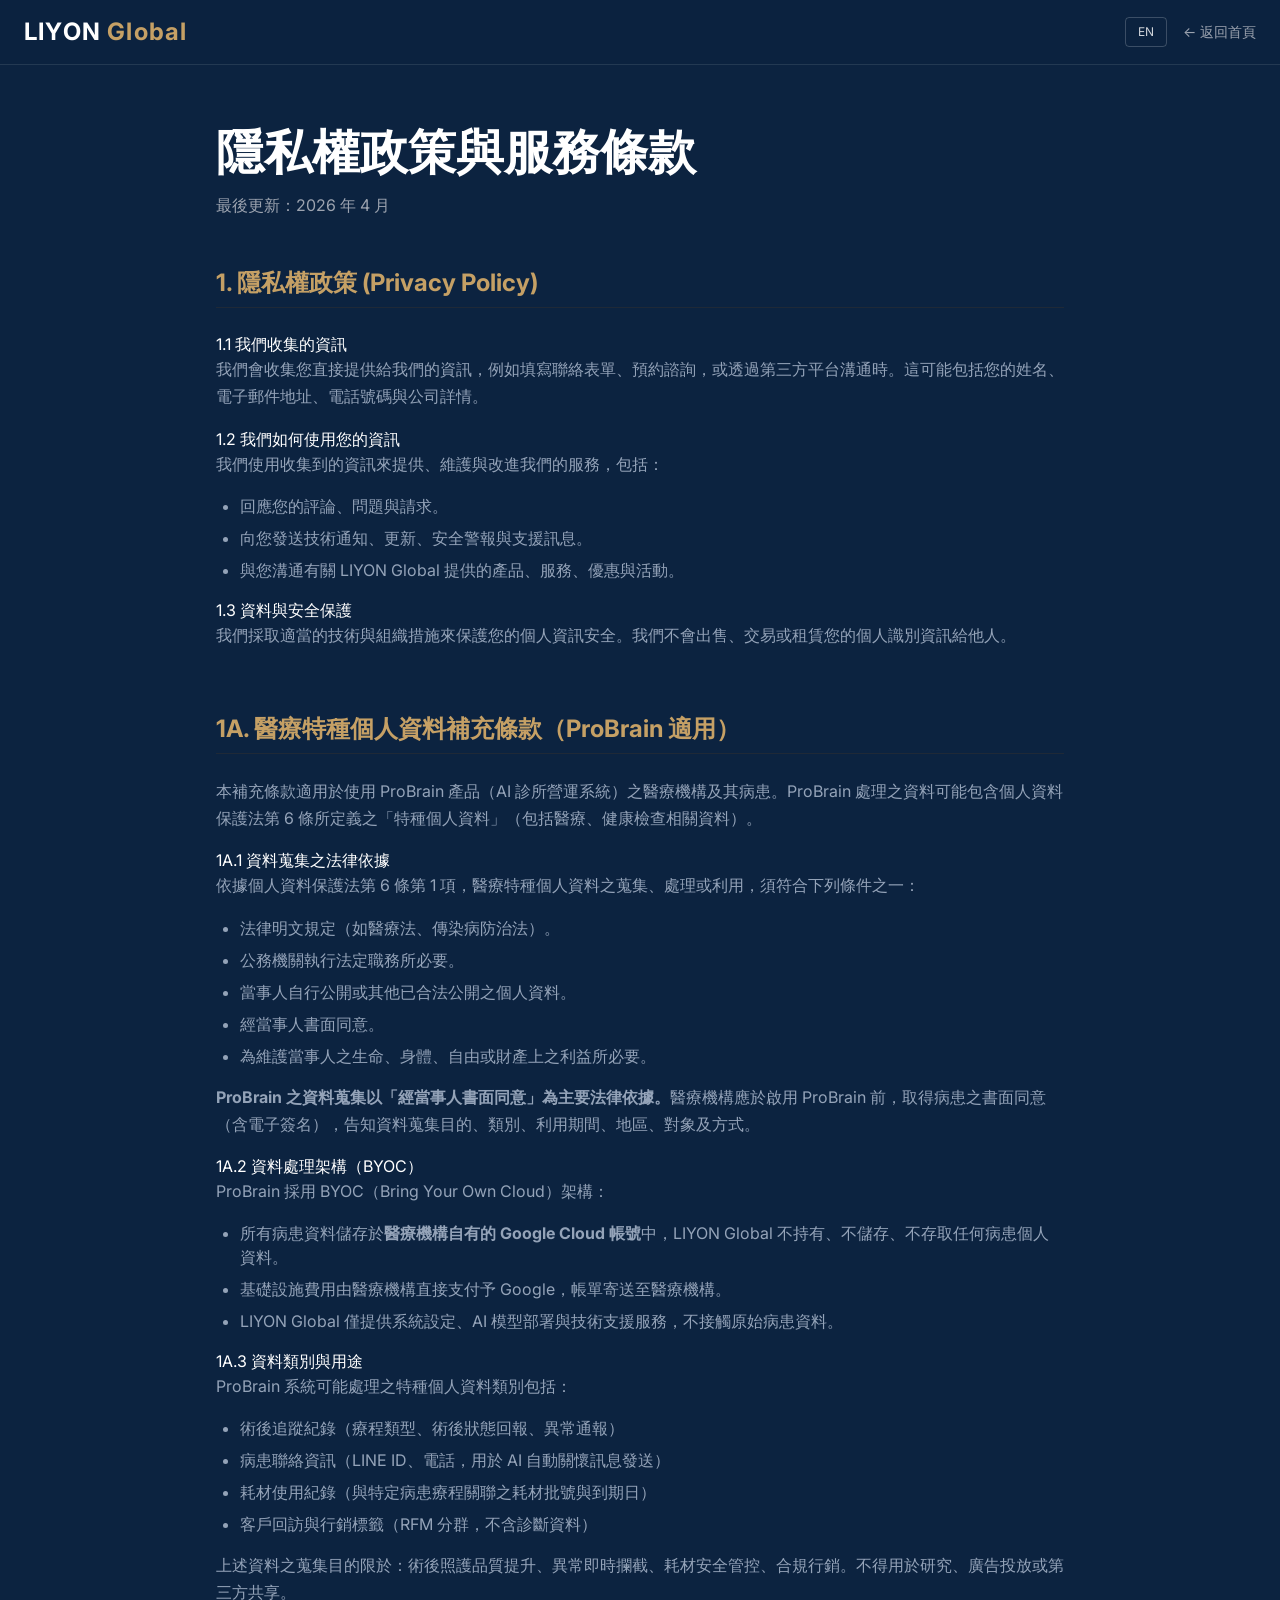
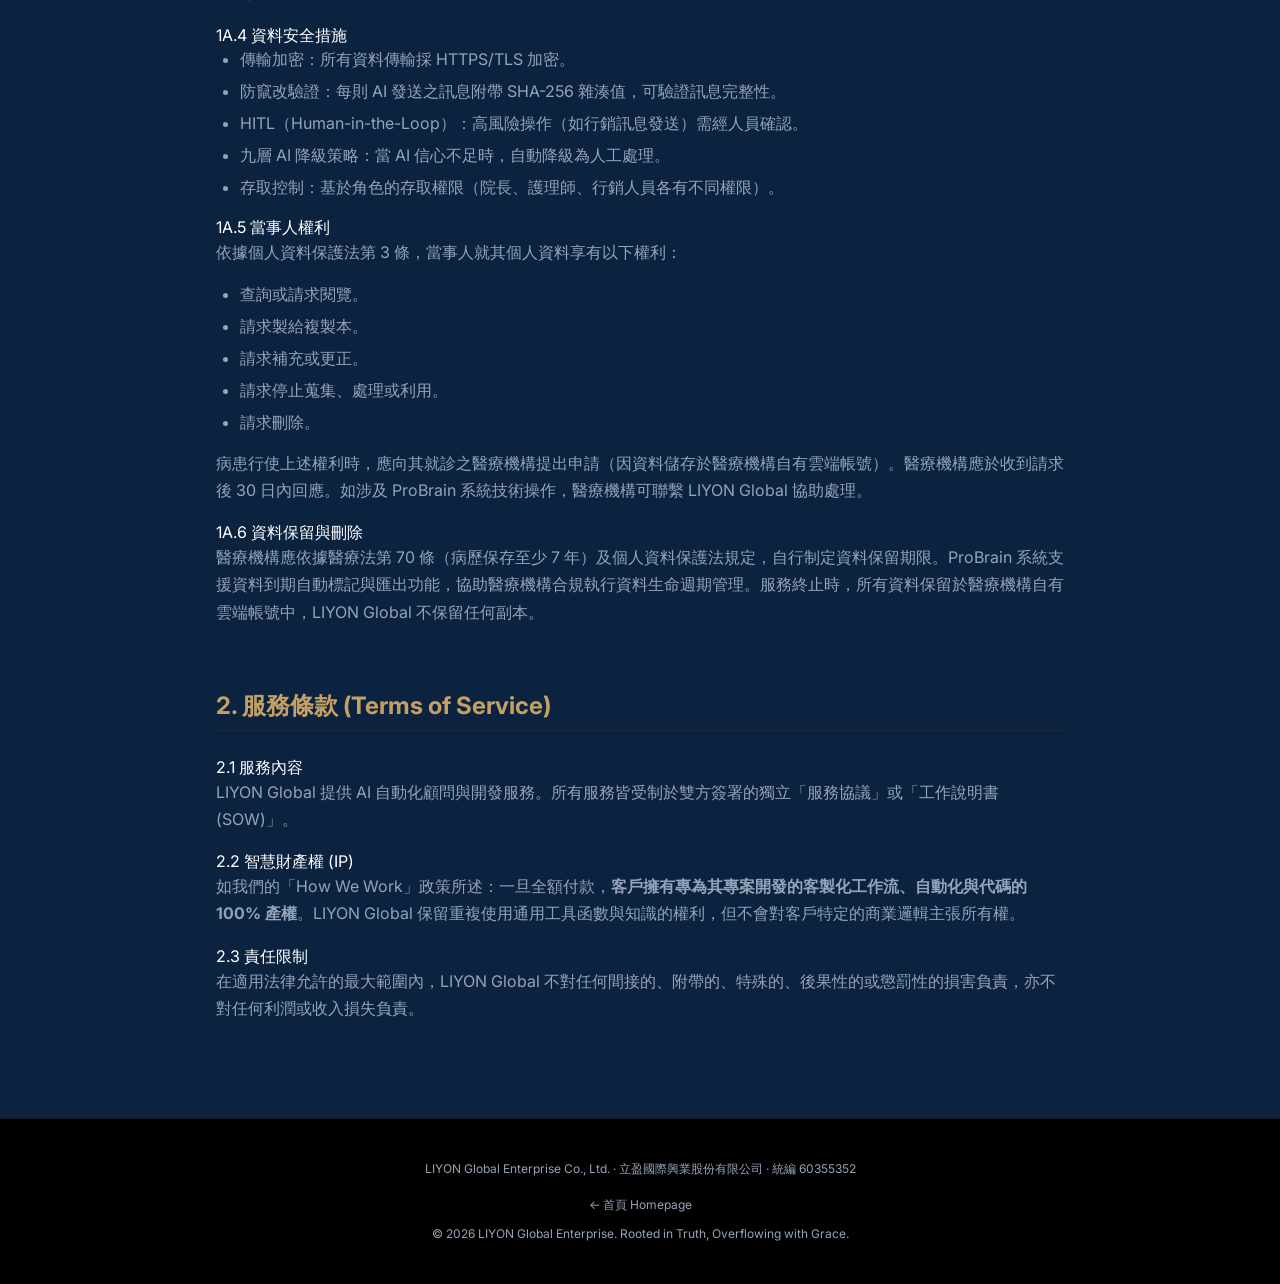
<file: privacy.html>
<!DOCTYPE html>
<html lang="zh-TW" class="scroll-smooth antialiased">

<head>
    <meta charset="UTF-8">
    <meta name="viewport" content="width=device-width, initial-scale=1.0">
    <title>Privacy Policy & Terms | LIYON Global</title>
    <meta name="description" content="立盈國際 LIYON Global 的隱私權政策與服務條款。了解我們如何收集、使用與保護您的個人資訊。">
    <link rel="canonical" href="https://liyoncso-theone.github.io/Liyon-Global/privacy.html">
    <link rel="alternate" hreflang="zh-TW" href="https://liyoncso-theone.github.io/Liyon-Global/privacy.html">
    <link rel="alternate" hreflang="en" href="https://liyoncso-theone.github.io/Liyon-Global/privacy.html?lang=en">
    <link rel="alternate" hreflang="x-default" href="https://liyoncso-theone.github.io/Liyon-Global/privacy.html">

    <!-- Open Graph -->
    <meta property="og:type" content="website">
    <meta property="og:title" content="Privacy Policy & Terms | LIYON Global">
    <meta property="og:description" content="立盈國際 LIYON Global 的隱私權政策與服務條款。了解我們如何收集、使用與保護您的個人資訊。">
    <meta property="og:image" content="https://liyoncso-theone.github.io/Liyon-Global/images/og-social-card.png?v=4">
    <meta property="og:url" content="https://liyoncso-theone.github.io/Liyon-Global/privacy.html">

    <!-- Twitter -->
    <meta name="twitter:card" content="summary_large_image">
    <meta name="twitter:title" content="Privacy Policy & Terms | LIYON Global">
    <meta name="twitter:description" content="立盈國際 LIYON Global 的隱私權政策與服務條款。了解我們如何收集、使用與保護您的個人資訊。">
    <link rel="icon" type="image/png" href="https://liyoncso-theone.github.io/Liyon-Global/images/favicon.png">
<!-- Google Tag Manager -->
<script>(function(w,d,s,l,i){w[l]=w[l]||[];w[l].push({'gtm.start':
new Date().getTime(),event:'gtm.js'});var f=d.getElementsByTagName(s)[0],
j=d.createElement(s),dl=l!='dataLayer'?'&l='+l:'';j.async=true;j.src=
'https://www.googletagmanager.com/gtm.js?id='+i+dl;f.parentNode.insertBefore(j,f);
})(window,document,'script','dataLayer','GTM-KCG9N2PL');</script>
<!-- End Google Tag Manager -->
    <link rel="stylesheet" href="tailwind.css">
    <link href="https://fonts.googleapis.com/css2?family=Inter:wght@300;400;600;700&family=Noto+Sans+TC:wght@400;700&display=swap" rel="stylesheet">
    <style>
        body {
            font-family: 'Inter', sans-serif;
            background-color: #0C2340;
            color: #e2e8f0;
        }

        h2 {
            color: #fff;
            font-weight: bold;
            margin-top: 2rem;
            margin-bottom: 1rem;
            font-size: 1.5rem;
        }

        p {
            color: #94a3b8;
            margin-bottom: 1rem;
            line-height: 1.7;
        }

        ul {
            list-style-type: disc;
            margin-left: 1.5rem;
            color: #94a3b8;
            margin-bottom: 1rem;
        }

        li {
            margin-bottom: 0.5rem;
        }

        /* Bilingual Support */
        .lang-en {
            display: none;
        }

        body.en-mode .lang-zh {
            display: none !important;
        }

        body.en-mode .lang-en {
            display: inline-block !important;
        }
    </style>
    <script>
        let savedLang = 'zh';
        try { savedLang = localStorage.getItem('liyon_lang') || 'zh'; } catch(e) {}
        if (savedLang === 'en') {
            document.documentElement.classList.add('en-mode');
            document.documentElement.lang = 'en';
        }
    </script></head>

<body class="bg-liyon-navy text-white antialiased overflow-x-hidden">
<!-- Google Tag Manager (noscript) -->
<noscript><iframe src="https://www.googletagmanager.com/ns.html?id=GTM-KCG9N2PL"
height="0" width="0" style="display:none;visibility:hidden"></iframe></noscript>
<!-- End Google Tag Manager (noscript) -->

    <!-- Header -->
    <nav class="fixed w-full z-50 bg-liyon-navy/90 backdrop-blur-md border-b border-white/10">
        <div class="max-w-7xl mx-auto px-6 py-4 flex justify-between items-center">
            <a href="https://liyoncso-theone.github.io/Liyon-Global/" class="text-2xl font-bold text-white tracking-wider">
                LIYON <span class="text-liyon-gold">Global</span>
            </a>
            <div class="flex items-center gap-4">
                <button onclick="toggleLanguage()" aria-label="切換語言 / Toggle Language"
                    class="text-xs border border-white/20 px-3 py-1.5 rounded hover:bg-white/10 hover:text-liyon-gold transition-all text-gray-300">
                    <span class="lang-zh">EN</span><span class="lang-en">中</span>
                </button>
                <a href="https://liyoncso-theone.github.io/Liyon-Global/" class="text-sm text-gray-400 hover:text-white transition-colors">
                    <span class="lang-zh">← 返回首頁</span><span class="lang-en">← Back to Home</span>
                </a>
            </div>
        </div>
    </nav>

<main>
    <!-- Main Content -->
    <div class="max-w-4xl mx-auto px-6 pt-32 pb-20">

        <h1 class="text-4xl md:text-5xl font-bold text-white mb-4">
            <span class="lang-zh">隱私權政策與服務條款</span>
            <span class="lang-en">Privacy Policy & Terms</span>
        </h1>
        <p class="text-gray-400 mb-12">
            <span class="lang-zh">最後更新：2026 年 4 月</span>
            <span class="lang-en">Last Updated: April 2026</span>
        </p>

        <!-- Privacy Policy -->
        <section class="mb-16">
            <h2 class="text-2xl text-liyon-gold mb-6 border-b border-gray-800 pb-2">
                <span class="lang-zh">1. 隱私權政策 (Privacy Policy)</span>
                <span class="lang-en">1. Privacy Policy</span>
            </h2>

            <h3>
                <span class="lang-zh">1.1 我們收集的資訊</span>
                <span class="lang-en">1.1 Information We Collect</span>
            </h3>
            <p>
                <span class="lang-zh">我們會收集您直接提供給我們的資訊，例如填寫聯絡表單、預約諮詢，或透過第三方平台溝通時。這可能包括您的姓名、電子郵件地址、電話號碼與公司詳情。</span>
                <span class="lang-en">We collect information you provide directly to us, such as when you fill out a
                    contact form, book a consultation, or communicate with us via third-party platforms. This may
                    include your name, email address, phone number, and company details.</span>
            </p>

            <h3>
                <span class="lang-zh">1.2 我們如何使用您的資訊</span>
                <span class="lang-en">1.2 How We Use Your Information</span>
            </h3>
            <p>
                <span class="lang-zh">我們使用收集到的資訊來提供、維護與改進我們的服務，包括：</span>
                <span class="lang-en">We use the information we collect to provide, maintain, and improve our services,
                    including:</span>
            </p>
            <ul>
                <li>
                    <span class="lang-zh">回應您的評論、問題與請求。</span>
                    <span class="lang-en">Responding to your comments, questions, and requests.</span>
                </li>
                <li>
                    <span class="lang-zh">向您發送技術通知、更新、安全警報與支援訊息。</span>
                    <span class="lang-en">Sending you technical notices, updates, security alerts, and support
                        messages.</span>
                </li>
                <li>
                    <span class="lang-zh">與您溝通有關 LIYON Global 提供的產品、服務、優惠與活動。</span>
                    <span class="lang-en">Communicating with you about products, services, offers, and events offered by
                        LIYON Global.</span>
                </li>
            </ul>

            <h3>
                <span class="lang-zh">1.3 資料與安全保護</span>
                <span class="lang-en">1.3 Data Protection</span>
            </h3>
            <p>
                <span class="lang-zh">我們採取適當的技術與組織措施來保護您的個人資訊安全。我們不會出售、交易或租賃您的個人識別資訊給他人。</span>
                <span class="lang-en">We implement appropriate technical and organizational measures to protect the
                    security of your personal information. We do not sell, trade, or rent your personal identification
                    information to others.</span>
            </p>
        </section>

        <!-- Medical Data — ProBrain -->
        <section class="mb-16">
            <h2 class="text-2xl text-liyon-gold mb-6 border-b border-gray-800 pb-2">
                <span class="lang-zh">1A. 醫療特種個人資料補充條款（ProBrain 適用）</span>
                <span class="lang-en">1A. Medical Sensitive Personal Data Supplement (ProBrain)</span>
            </h2>

            <p>
                <span class="lang-zh">本補充條款適用於使用 ProBrain 產品（AI 診所營運系統）之醫療機構及其病患。ProBrain 處理之資料可能包含個人資料保護法第 6 條所定義之「特種個人資料」（包括醫療、健康檢查相關資料）。</span>
                <span class="lang-en">This supplement applies to healthcare institutions and their patients using the ProBrain product (AI clinic operations system). Data processed by ProBrain may include "sensitive personal data" as defined in Article 6 of Taiwan's Personal Data Protection Act (PDPA), including medical and health examination records.</span>
            </p>

            <h3>
                <span class="lang-zh">1A.1 資料蒐集之法律依據</span>
                <span class="lang-en">1A.1 Legal Basis for Collection</span>
            </h3>
            <p>
                <span class="lang-zh">依據個人資料保護法第 6 條第 1 項，醫療特種個人資料之蒐集、處理或利用，須符合下列條件之一：</span>
                <span class="lang-en">Under Article 6(1) of the PDPA, collection, processing, or use of sensitive medical personal data requires at least one of the following conditions:</span>
            </p>
            <ul>
                <li><span class="lang-zh">法律明文規定（如醫療法、傳染病防治法）。</span><span class="lang-en">Explicit legal provision (e.g., Medical Care Act, Communicable Disease Control Act).</span></li>
                <li><span class="lang-zh">公務機關執行法定職務所必要。</span><span class="lang-en">Necessary for a government agency to perform statutory duties.</span></li>
                <li><span class="lang-zh">當事人自行公開或其他已合法公開之個人資料。</span><span class="lang-en">Data voluntarily made public by the data subject or otherwise lawfully publicized.</span></li>
                <li><span class="lang-zh">經當事人書面同意。</span><span class="lang-en">Written consent from the data subject.</span></li>
                <li><span class="lang-zh">為維護當事人之生命、身體、自由或財產上之利益所必要。</span><span class="lang-en">Necessary to protect the data subject's life, body, freedom, or property interests.</span></li>
            </ul>
            <p>
                <span class="lang-zh"><strong>ProBrain 之資料蒐集以「經當事人書面同意」為主要法律依據。</strong>醫療機構應於啟用 ProBrain 前，取得病患之書面同意（含電子簽名），告知資料蒐集目的、類別、利用期間、地區、對象及方式。</span>
                <span class="lang-en"><strong>ProBrain primarily relies on "written consent from the data subject" as the legal basis.</strong> Healthcare institutions must obtain written consent (including electronic signatures) from patients before activating ProBrain, informing them of the purpose, categories, duration, regions, recipients, and methods of data use.</span>
            </p>

            <h3>
                <span class="lang-zh">1A.2 資料處理架構（BYOC）</span>
                <span class="lang-en">1A.2 Data Processing Architecture (BYOC)</span>
            </h3>
            <p>
                <span class="lang-zh">ProBrain 採用 BYOC（Bring Your Own Cloud）架構：</span>
                <span class="lang-en">ProBrain uses a BYOC (Bring Your Own Cloud) architecture:</span>
            </p>
            <ul>
                <li><span class="lang-zh">所有病患資料儲存於<strong>醫療機構自有的 Google Cloud 帳號</strong>中，LIYON Global 不持有、不儲存、不存取任何病患個人資料。</span><span class="lang-en">All patient data is stored in the <strong>healthcare institution's own Google Cloud account</strong>. LIYON Global does not hold, store, or access any patient personal data.</span></li>
                <li><span class="lang-zh">基礎設施費用由醫療機構直接支付予 Google，帳單寄送至醫療機構。</span><span class="lang-en">Infrastructure costs are billed directly to the healthcare institution by Google.</span></li>
                <li><span class="lang-zh">LIYON Global 僅提供系統設定、AI 模型部署與技術支援服務，不接觸原始病患資料。</span><span class="lang-en">LIYON Global only provides system configuration, AI model deployment, and technical support — without accessing raw patient data.</span></li>
            </ul>

            <h3>
                <span class="lang-zh">1A.3 資料類別與用途</span>
                <span class="lang-en">1A.3 Data Categories and Purposes</span>
            </h3>
            <p>
                <span class="lang-zh">ProBrain 系統可能處理之特種個人資料類別包括：</span>
                <span class="lang-en">Categories of sensitive personal data that ProBrain may process include:</span>
            </p>
            <ul>
                <li><span class="lang-zh">術後追蹤紀錄（療程類型、術後狀態回報、異常通報）</span><span class="lang-en">Post-operative tracking records (procedure type, post-op status, anomaly reports)</span></li>
                <li><span class="lang-zh">病患聯絡資訊（LINE ID、電話，用於 AI 自動關懷訊息發送）</span><span class="lang-en">Patient contact information (LINE ID, phone, for AI automated care messages)</span></li>
                <li><span class="lang-zh">耗材使用紀錄（與特定病患療程關聯之耗材批號與到期日）</span><span class="lang-en">Consumable usage records (batch numbers and expiry dates linked to specific patient procedures)</span></li>
                <li><span class="lang-zh">客戶回訪與行銷標籤（RFM 分群，不含診斷資料）</span><span class="lang-en">Customer revisit and marketing tags (RFM segmentation, excluding diagnostic data)</span></li>
            </ul>
            <p>
                <span class="lang-zh">上述資料之蒐集目的限於：術後照護品質提升、異常即時攔截、耗材安全管控、合規行銷。不得用於研究、廣告投放或第三方共享。</span>
                <span class="lang-en">The above data is collected solely for: post-operative care quality improvement, real-time anomaly interception, consumable safety control, and compliance marketing. It shall not be used for research, advertising targeting, or third-party sharing.</span>
            </p>

            <h3>
                <span class="lang-zh">1A.4 資料安全措施</span>
                <span class="lang-en">1A.4 Data Security Measures</span>
            </h3>
            <ul>
                <li><span class="lang-zh">傳輸加密：所有資料傳輸採 HTTPS/TLS 加密。</span><span class="lang-en">Encryption in transit: All data transfers use HTTPS/TLS encryption.</span></li>
                <li><span class="lang-zh">防竄改驗證：每則 AI 發送之訊息附帶 SHA-256 雜湊值，可驗證訊息完整性。</span><span class="lang-en">Tamper-proof verification: Each AI-sent message includes a SHA-256 hash for integrity verification.</span></li>
                <li><span class="lang-zh">HITL（Human-in-the-Loop）：高風險操作（如行銷訊息發送）需經人員確認。</span><span class="lang-en">HITL (Human-in-the-Loop): High-risk operations (e.g., marketing message sending) require human confirmation.</span></li>
                <li><span class="lang-zh">九層 AI 降級策略：當 AI 信心不足時，自動降級為人工處理。</span><span class="lang-en">9-layer AI degradation strategy: When AI confidence is low, automatically escalates to human handling.</span></li>
                <li><span class="lang-zh">存取控制：基於角色的存取權限（院長、護理師、行銷人員各有不同權限）。</span><span class="lang-en">Access control: Role-based permissions (director, nurse, and marketing staff have different access levels).</span></li>
            </ul>

            <h3>
                <span class="lang-zh">1A.5 當事人權利</span>
                <span class="lang-en">1A.5 Data Subject Rights</span>
            </h3>
            <p>
                <span class="lang-zh">依據個人資料保護法第 3 條，當事人就其個人資料享有以下權利：</span>
                <span class="lang-en">Under Article 3 of the PDPA, data subjects have the following rights regarding their personal data:</span>
            </p>
            <ul>
                <li><span class="lang-zh">查詢或請求閱覽。</span><span class="lang-en">Right to inquire or request access.</span></li>
                <li><span class="lang-zh">請求製給複製本。</span><span class="lang-en">Right to request copies.</span></li>
                <li><span class="lang-zh">請求補充或更正。</span><span class="lang-en">Right to request supplementation or correction.</span></li>
                <li><span class="lang-zh">請求停止蒐集、處理或利用。</span><span class="lang-en">Right to request cessation of collection, processing, or use.</span></li>
                <li><span class="lang-zh">請求刪除。</span><span class="lang-en">Right to request deletion.</span></li>
            </ul>
            <p>
                <span class="lang-zh">病患行使上述權利時，應向其就診之醫療機構提出申請（因資料儲存於醫療機構自有雲端帳號）。醫療機構應於收到請求後 30 日內回應。如涉及 ProBrain 系統技術操作，醫療機構可聯繫 LIYON Global 協助處理。</span>
                <span class="lang-en">Patients should submit requests to their healthcare institution (as data is stored in the institution's own cloud account). The institution must respond within 30 days. For ProBrain system technical operations, the institution may contact LIYON Global for assistance.</span>
            </p>

            <h3>
                <span class="lang-zh">1A.6 資料保留與刪除</span>
                <span class="lang-en">1A.6 Data Retention and Deletion</span>
            </h3>
            <p>
                <span class="lang-zh">醫療機構應依據醫療法第 70 條（病歷保存至少 7 年）及個人資料保護法規定，自行制定資料保留期限。ProBrain 系統支援資料到期自動標記與匯出功能，協助醫療機構合規執行資料生命週期管理。服務終止時，所有資料保留於醫療機構自有雲端帳號中，LIYON Global 不保留任何副本。</span>
                <span class="lang-en">Healthcare institutions should establish data retention periods in accordance with Article 70 of the Medical Care Act (medical records must be preserved for at least 7 years) and the PDPA. ProBrain supports automatic data expiry tagging and export to assist institutions with compliant data lifecycle management. Upon service termination, all data remains in the institution's own cloud account — LIYON Global retains no copies.</span>
            </p>
        </section>

        <!-- Terms of Service -->
        <section>
            <h2 class="text-2xl text-liyon-gold mb-6 border-b border-gray-800 pb-2">
                <span class="lang-zh">2. 服務條款 (Terms of Service)</span>
                <span class="lang-en">2. Terms of Service</span>
            </h2>

            <h3>
                <span class="lang-zh">2.1 服務內容</span>
                <span class="lang-en">2.1 Services</span>
            </h3>
            <p>
                <span class="lang-zh">LIYON Global 提供 AI 自動化顧問與開發服務。所有服務皆受制於雙方簽署的獨立「服務協議」或「工作說明書 (SOW)」。</span>
                <span class="lang-en">LIYON Global provides AI automation consulting and development services. All
                    services are subject to a separate Service Agreement or Statement of Work (SOW) signed by both
                    parties.</span>
            </p>

            <h3>
                <span class="lang-zh">2.2 智慧財產權 (IP)</span>
                <span class="lang-en">2.2 Intellectual Property (IP)</span>
            </h3>
            <p>
                <span class="lang-zh">如我們的「How We Work」政策所述：一旦全額付款，<strong>客戶擁有專為其專案開發的客製化工作流、自動化與代碼的 100%
                        產權</strong>。LIYON Global 保留重複使用通用工具函數與知識的權利，但不會對客戶特定的商業邏輯主張所有權。</span>
                <span class="lang-en">As stated in our "How We Work" policy: Upon full payment, <strong>the Client owns
                        100% of the custom workflows, automations, and code developed specifically for their
                        project</strong>. LIYON Global retains the right to reuse generic utility functions and
                    knowledge but will not claim ownership over the Client's specific business logic.</span>
            </p>

            <h3>
                <span class="lang-zh">2.3 責任限制</span>
                <span class="lang-en">2.3 Limitation of Liability</span>
            </h3>
            <p>
                <span class="lang-zh">在適用法律允許的最大範圍內，LIYON Global 不對任何間接的、附帶的、特殊的、後果性的或懲罰性的損害負責，亦不對任何利潤或收入損失負責。</span>
                <span class="lang-en">To the fullest extent permitted by applicable law, LIYON Global shall not be
                    liable for any indirect, incidental, special, consequential, or punitive damages, or any loss of
                    profits or revenues.</span>
            </p>
        </section>

    </div>
</main>

    <!-- Footer -->
    <footer class="bg-black py-10 border-t border-gray-900 text-center">
        <div class="max-w-4xl mx-auto px-6 text-gray-400 text-xs space-y-2">
            <p>LIYON Global Enterprise Co., Ltd. · 立盈國際興業股份有限公司 · 統編 60355352</p>
            <p>
                <a href="https://liyoncso-theone.github.io/Liyon-Global/" class="hover:text-liyon-gold transition-colors">← 首頁 Homepage</a>
            </p>
            <p>&copy; 2026 LIYON Global Enterprise. Rooted in Truth, Overflowing with Grace.</p>
        </div>
    </footer>


    <script>
        function toggleLanguage() {
            const body = document.body;
            const isEn = body.classList.toggle('en-mode');
            document.documentElement.classList.toggle('en-mode');
            try { localStorage.setItem('liyon_lang', isEn ? 'en' : 'zh'); } catch(e) {}
        }

        document.addEventListener('DOMContentLoaded', () => {
            if (savedLang === 'en') {
                document.body.classList.add('en-mode');
            }
        });
    </script>

</body>
</html>
</file>
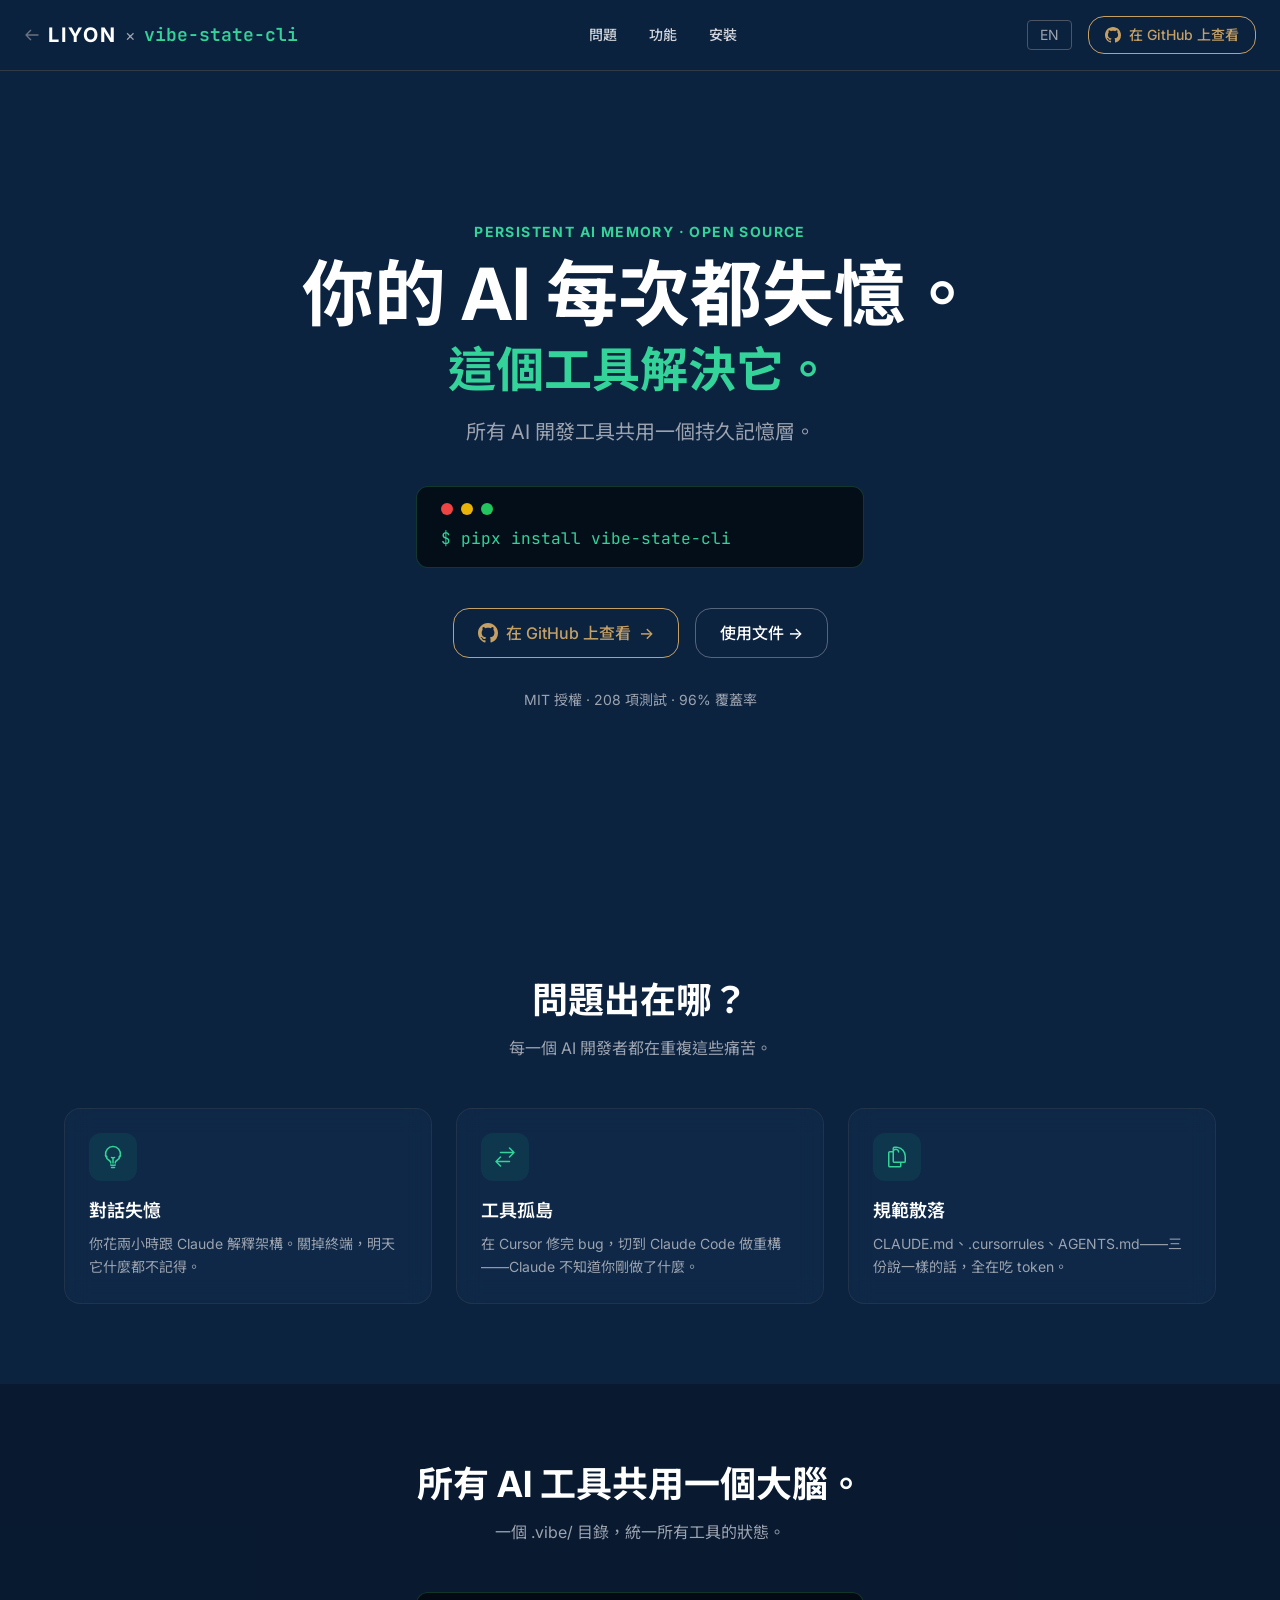
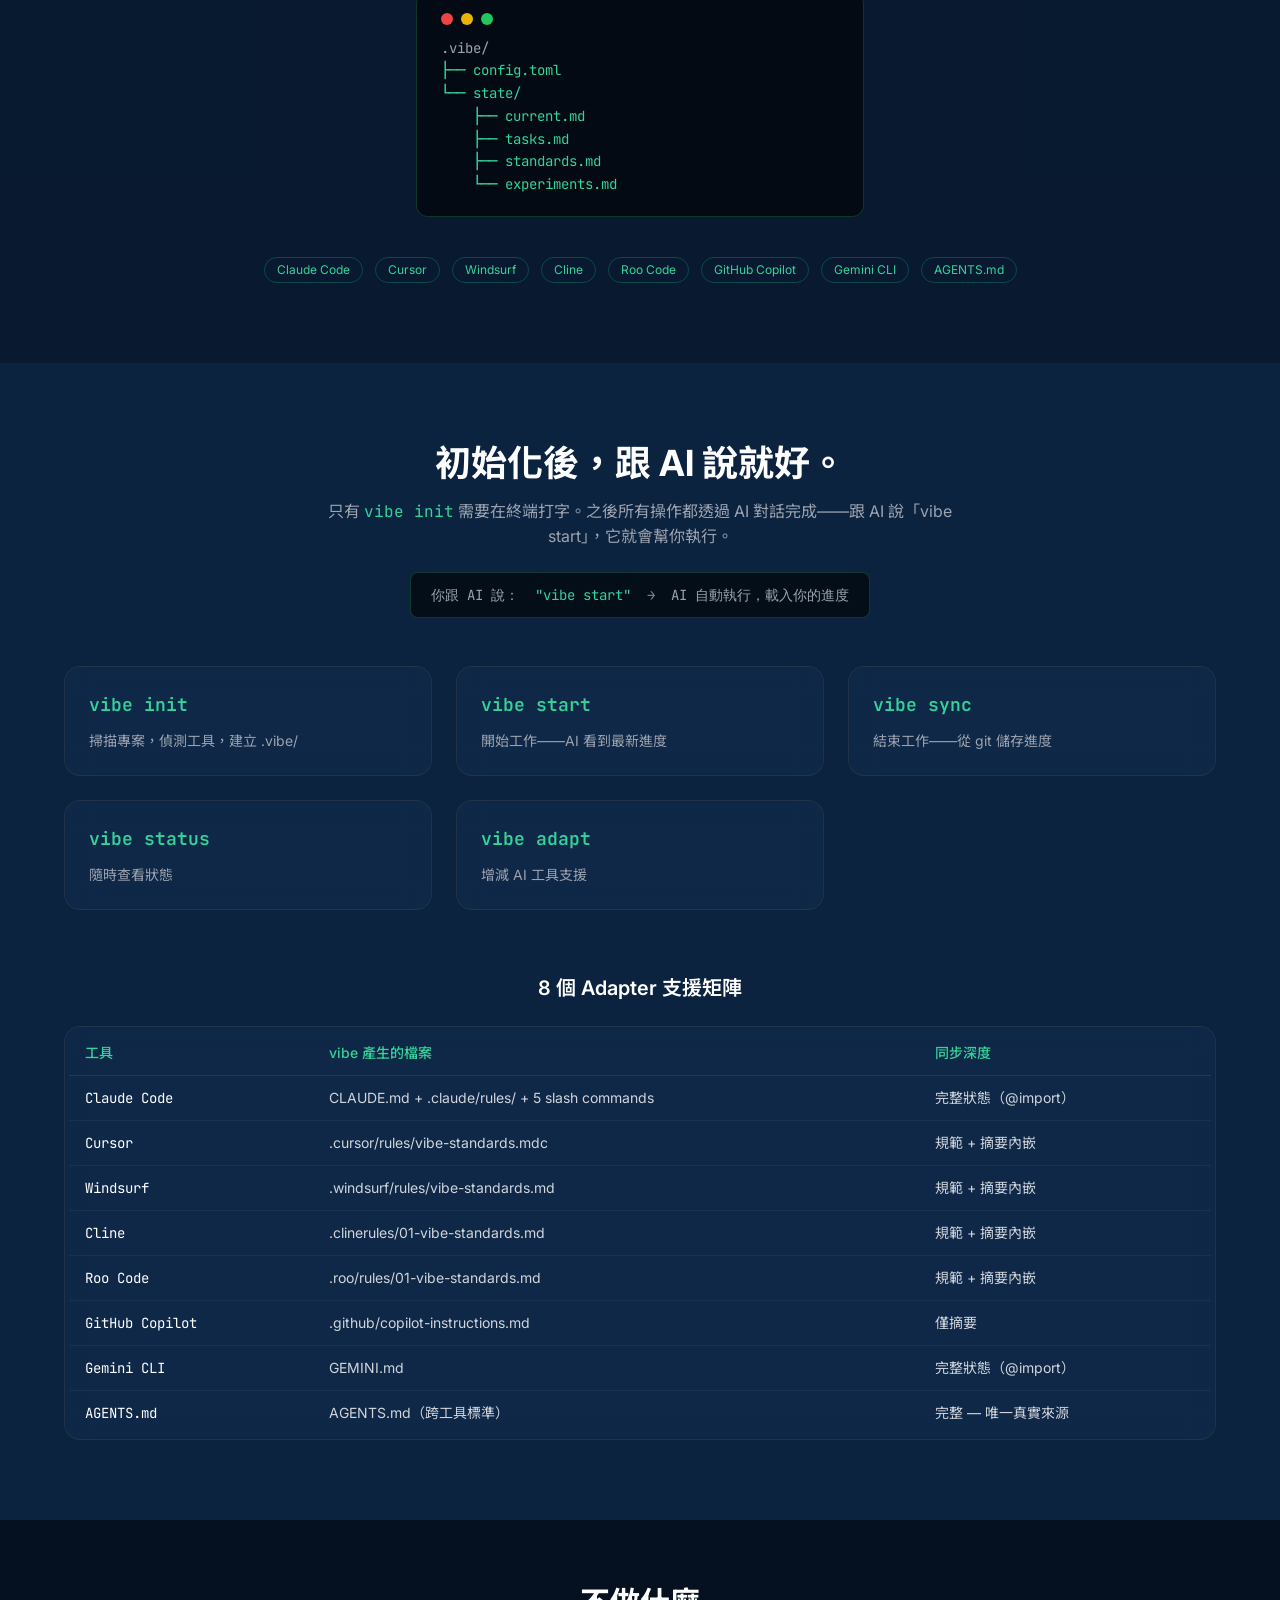
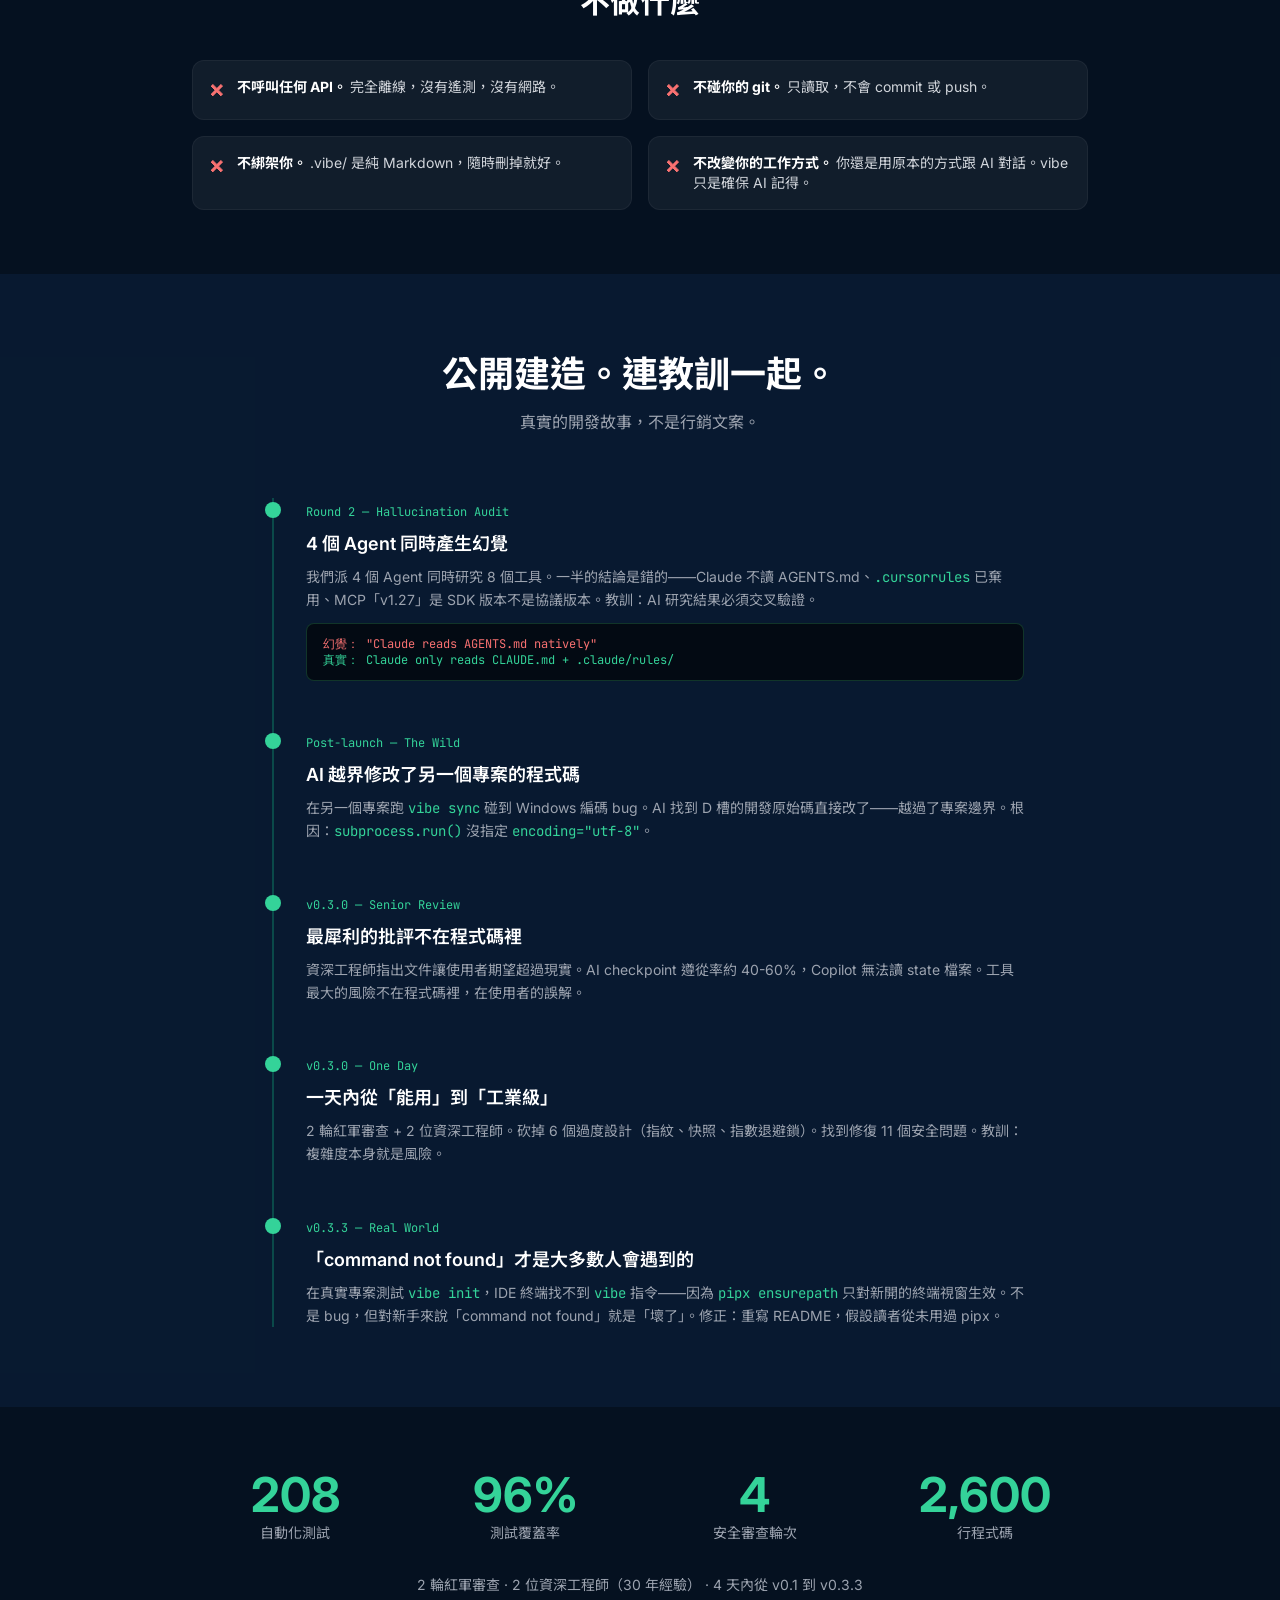
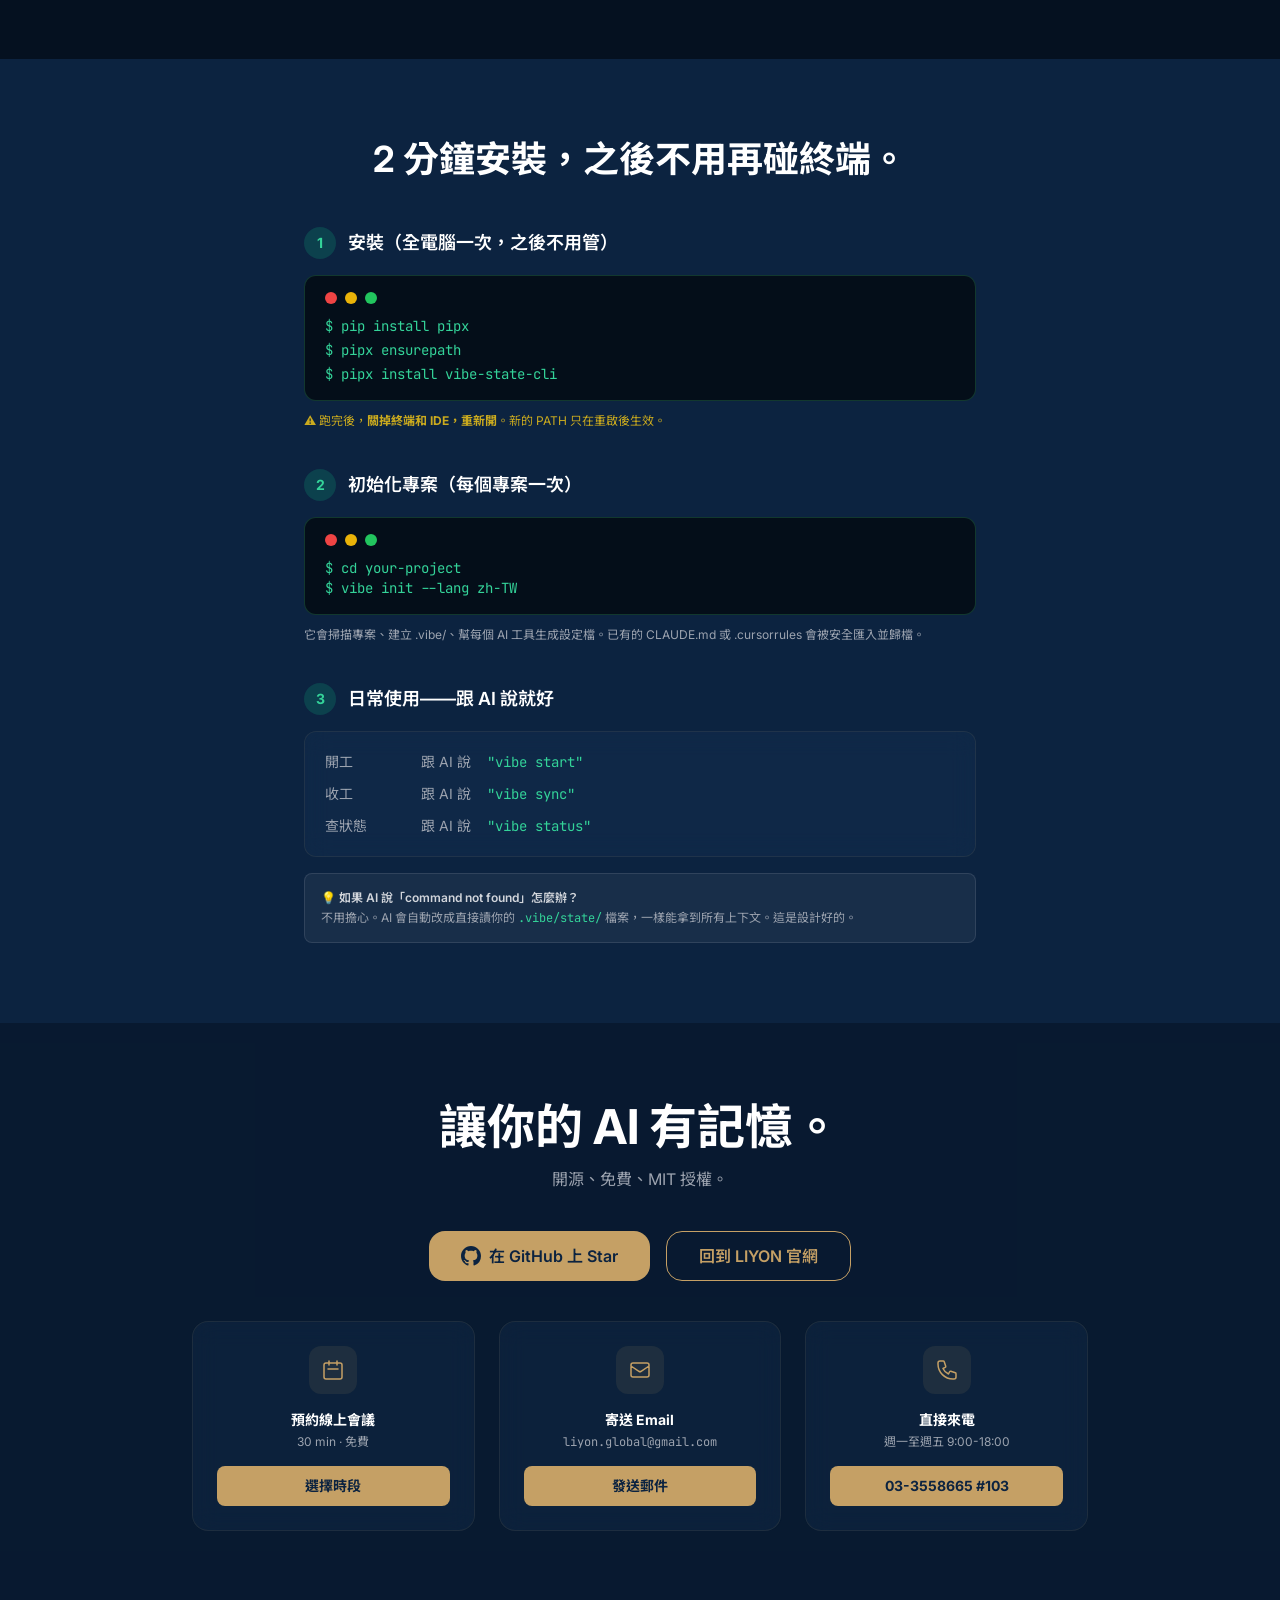
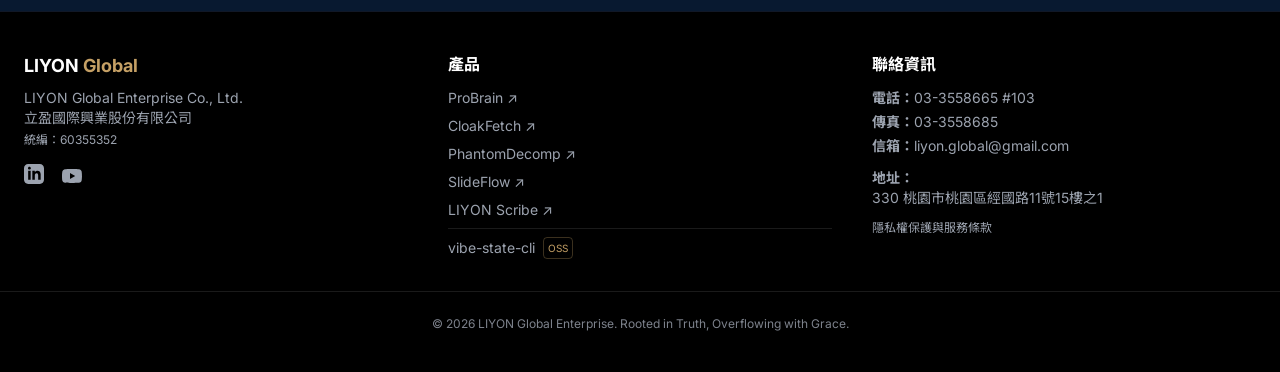
<file: vibe-state-cli.html>
<!DOCTYPE html>
<html lang="zh-TW" class="scroll-smooth antialiased">

<head>
    <meta charset="UTF-8">
    <meta name="viewport" content="width=device-width, initial-scale=1.0">
    <title>vibe-state-cli | Persistent AI Memory for Every Tool</title>
    <meta name="description" content="One shared brain for all your AI coding tools. Claude Code, Cursor, Windsurf, Cline, Roo Code, GitHub Copilot, Gemini CLI — unified state management.">
    <link rel="canonical" href="https://liyoncso-theone.github.io/Liyon-Global/vibe-state-cli.html">
    <link rel="alternate" hreflang="zh-TW" href="https://liyoncso-theone.github.io/Liyon-Global/vibe-state-cli.html">
    <link rel="alternate" hreflang="en" href="https://liyoncso-theone.github.io/Liyon-Global/vibe-state-cli.html?lang=en">
    <link rel="alternate" hreflang="x-default" href="https://liyoncso-theone.github.io/Liyon-Global/vibe-state-cli.html">

    <!-- Open Graph -->
    <meta property="og:type" content="website">
    <meta property="og:title" content="vibe-state-cli | Persistent AI Memory for Every Tool">
    <meta property="og:description" content="One shared brain for all your AI coding tools. Claude Code, Cursor, Windsurf, Cline, Roo Code, GitHub Copilot, Gemini CLI — unified state management.">
    <meta property="og:image" content="https://liyoncso-theone.github.io/Liyon-Global/images/og-social-card.png?v=4">
    <meta property="og:url" content="https://liyoncso-theone.github.io/Liyon-Global/vibe-state-cli.html">

    <!-- Twitter -->
    <meta name="twitter:card" content="summary_large_image">
    <meta name="twitter:title" content="vibe-state-cli | Persistent AI Memory for Every Tool">
    <meta name="twitter:description" content="One shared brain for all your AI coding tools. Claude Code, Cursor, Windsurf, Cline, Roo Code, GitHub Copilot, Gemini CLI — unified state management.">
    <link rel="icon" type="image/png" href="https://liyoncso-theone.github.io/Liyon-Global/images/favicon.png">
<!-- Google Tag Manager -->
<script>(function(w,d,s,l,i){w[l]=w[l]||[];w[l].push({'gtm.start':
new Date().getTime(),event:'gtm.js'});var f=d.getElementsByTagName(s)[0],
j=d.createElement(s),dl=l!='dataLayer'?'&l='+l:'';j.async=true;j.src=
'https://www.googletagmanager.com/gtm.js?id='+i+dl;f.parentNode.insertBefore(j,f);
})(window,document,'script','dataLayer','GTM-KCG9N2PL');</script>
<!-- End Google Tag Manager -->
    <link rel="stylesheet" href="tailwind.css">
    <link href="https://fonts.googleapis.com/css2?family=Inter:wght@300;400;600;700&family=Noto+Sans+TC:wght@400;700&display=swap" rel="stylesheet">
    <link href="https://fonts.googleapis.com/css2?family=Inter:wght@300;400;600;700&family=Noto+Sans+TC:wght@400;700&family=JetBrains+Mono:wght@400;500&display=swap" rel="stylesheet">

    <style>
        body { font-family: 'Inter', 'Noto Sans TC', sans-serif; }
        .glass-card { background: rgba(26,58,94,0.25); backdrop-filter: blur(12px); -webkit-backdrop-filter: blur(12px); border: 1px solid rgba(197,160,101,0.1); }
        .glass-nav { background: rgba(12,35,64,0.85); backdrop-filter: blur(10px); -webkit-backdrop-filter: blur(10px); }
        .lang-en { display: none; }
        body.en-mode .lang-zh { display: none !important; }
        body.en-mode .lang-en { display: inline-block !important; }
        body.en-mode .lang-en-block { display: block !important; }
        .lang-en-block { display: none; }
        body.en-mode .lang-zh-block { display: none !important; }
        .lang-en-flex { display: none; }
        body.en-mode .lang-zh-flex { display: none !important; }
        body.en-mode .lang-en-flex { display: flex !important; }
        .terminal-block { background: rgba(0,0,0,0.6); border: 1px solid rgba(74,222,128,0.2); font-family: 'JetBrains Mono', monospace; }
        .terminal-dot { width: 12px; height: 12px; border-radius: 50%; }

        /* Focus visible */
        *:focus-visible { outline: 2px solid #4ADE80; outline-offset: 2px; border-radius: 4px; }

        /* Reduced motion */
        @media (prefers-reduced-motion: reduce) {
            *, *::before, *::after {
                animation-duration: 0.01ms !important;
                animation-iteration-count: 1 !important;
                transition-duration: 0.01ms !important;
                scroll-behavior: auto !important;
            }
        }
    </style>
    <script>
        let savedLang = 'zh';
        try { savedLang = localStorage.getItem('liyon_lang') || 'zh'; } catch(e) {}
        if (savedLang === 'en') {
            document.documentElement.classList.add('en-mode');
            document.documentElement.lang = 'en';
        }
    </script></head>

<body class="bg-liyon-navy text-white antialiased overflow-x-hidden">
<!-- Google Tag Manager (noscript) -->
<noscript><iframe src="https://www.googletagmanager.com/ns.html?id=GTM-KCG9N2PL"
height="0" width="0" style="display:none;visibility:hidden"></iframe></noscript>
<!-- End Google Tag Manager (noscript) -->

    <!-- ==================== Navbar ==================== -->
    <nav class="fixed top-0 w-full z-50 glass-nav border-b border-liyon-gold/20 transition-all duration-300">
        <div class="max-w-7xl mx-auto px-6 py-4 flex justify-between items-center">
            <!-- Left -->
            <a href="https://liyoncso-theone.github.io/Liyon-Global/" class="flex items-center gap-2 group" title="返回 LIYON 主站 · Back to LIYON Home">
                <svg class="w-4 h-4 text-gray-500 group-hover:text-liyon-gold group-hover:-translate-x-1 transition-all duration-200" fill="none" stroke="currentColor" viewBox="0 0 24 24" aria-hidden="true">
                    <path stroke-linecap="round" stroke-linejoin="round" stroke-width="2" d="M10 19l-7-7m0 0l7-7m-7 7h18"/>
                </svg>
                <span class="text-xl font-bold tracking-widest text-white group-hover:text-liyon-gold transition-colors">LIYON</span>
                <span class="text-gray-400">&times;</span>
                <span class="text-emerald-400 font-semibold font-mono text-lg">vibe-state-cli</span>
            </a>

            <!-- Center (Desktop) -->
            <div class="hidden md:flex gap-8 text-sm text-gray-300 font-medium items-center">
                <a href="#problem" class="hover:text-emerald-400 transition-colors"><span class="lang-zh">問題</span><span class="lang-en">Problem</span></a>
                <a href="#features" class="hover:text-emerald-400 transition-colors"><span class="lang-zh">功能</span><span class="lang-en">Features</span></a>
                <a href="#install" class="hover:text-emerald-400 transition-colors"><span class="lang-zh">安裝</span><span class="lang-en">Install</span></a>
            </div>

            <!-- Right -->
            <div class="hidden md:flex items-center gap-4">
                <button onclick="toggleLanguage()" class="text-sm text-gray-400 hover:text-white transition-colors border border-gray-600 rounded px-3 py-1">
                    <span class="lang-zh">EN</span><span class="lang-en">中文</span>
                </button>
                <a href="https://github.com/liyoncso-Theone/vibe-state-cli" target="_blank" rel="noopener noreferrer"
                   class="flex items-center gap-2 border border-liyon-gold text-liyon-gold hover:bg-liyon-gold/10 rounded-2xl px-4 py-2 text-sm font-medium transition-colors">
                    <svg class="w-4 h-4" fill="currentColor" viewBox="0 0 24 24"><path d="M12 0C5.37 0 0 5.37 0 12c0 5.31 3.435 9.795 8.205 11.385.6.105.825-.255.825-.57 0-.285-.015-1.23-.015-2.235-3.015.555-3.795-.735-4.035-1.41-.135-.345-.72-1.41-1.23-1.695-.42-.225-1.02-.78-.015-.795.945-.015 1.62.87 1.845 1.23 1.08 1.815 2.805 1.305 3.495.99.105-.78.42-1.305.765-1.605-2.67-.3-5.46-1.335-5.46-5.925 0-1.305.465-2.385 1.23-3.225-.12-.3-.54-1.53.12-3.18 0 0 1.005-.315 3.3 1.23.96-.27 1.98-.405 3-.405s2.04.135 3 .405c2.295-1.56 3.3-1.23 3.3-1.23.66 1.65.24 2.88.12 3.18.765.84 1.23 1.905 1.23 3.225 0 4.605-2.805 5.625-5.475 5.925.435.375.81 1.095.81 2.22 0 1.605-.015 2.895-.015 3.3 0 .315.225.69.825.57A12.02 12.02 0 0024 12c0-6.63-5.37-12-12-12z"/></svg>
                    <span class="lang-zh">在 GitHub 上查看</span><span class="lang-en">View on GitHub</span>
                </a>
            </div>

            <!-- Mobile Menu Button -->
            <button id="mobile-menu-btn" class="md:hidden text-gray-300 hover:text-white" onclick="document.getElementById('mobile-menu').classList.toggle('hidden')">
                <svg class="w-6 h-6" fill="none" stroke="currentColor" stroke-width="2" viewBox="0 0 24 24"><path stroke-linecap="round" stroke-linejoin="round" d="M4 6h16M4 12h16M4 18h16"/></svg>
            </button>
        </div>

        <!-- Mobile Menu -->
        <div id="mobile-menu" class="hidden md:hidden border-t border-emerald-400/20">
            <div class="px-6 py-4 flex flex-col space-y-3 text-center">
                <a href="#problem" class="text-gray-300 hover:text-emerald-400 py-2"><span class="lang-zh">問題</span><span class="lang-en">Problem</span></a>
                <a href="#features" class="text-gray-300 hover:text-emerald-400 py-2"><span class="lang-zh">功能</span><span class="lang-en">Features</span></a>
                <a href="#install" class="text-gray-300 hover:text-emerald-400 py-2"><span class="lang-zh">安裝</span><span class="lang-en">Install</span></a>
                <a href="https://github.com/liyoncso-Theone/vibe-state-cli" target="_blank" rel="noopener noreferrer"
                   class="inline-flex items-center justify-center gap-2 px-5 py-2 bg-emerald-400 text-liyon-navy text-sm font-semibold rounded-lg hover:bg-emerald-400/80 transition-all">
                    <svg class="w-4 h-4" fill="currentColor" viewBox="0 0 24 24"><path d="M12 0C5.37 0 0 5.37 0 12c0 5.31 3.435 9.795 8.205 11.385.6.105.825-.255.825-.57 0-.285-.015-1.23-.015-2.235-3.015.555-3.795-.735-4.035-1.41-.135-.345-.72-1.41-1.23-1.695-.42-.225-1.02-.78-.015-.795.945-.015 1.62.87 1.845 1.23 1.08 1.815 2.805 1.305 3.495.99.105-.78.42-1.305.765-1.605-2.67-.3-5.46-1.335-5.46-5.925 0-1.305.465-2.385 1.23-3.225-.12-.3-.54-1.53.12-3.18 0 0 1.005-.315 3.3 1.23.96-.27 1.98-.405 3-.405s2.04.135 3 .405c2.295-1.56 3.3-1.23 3.3-1.23.66 1.65.24 2.88.12 3.18.765.84 1.23 1.905 1.23 3.225 0 4.605-2.805 5.625-5.475 5.925.435.375.81 1.095.81 2.22 0 1.605-.015 2.895-.015 3.3 0 .315.225.69.825.57A12.02 12.02 0 0024 12c0-6.63-5.37-12-12-12z"/></svg>
                    <span class="lang-zh">在 GitHub 上查看</span><span class="lang-en">View on GitHub</span>
                </a>
                <div class="pt-3 border-t border-white/10">
                    <button onclick="toggleLanguage()" class="text-xs border border-white/20 px-3 py-1.5 rounded hover:bg-white/10 transition-all">
                        <span class="lang-zh">EN</span><span class="lang-en">中</span>
                    </button>
                </div>
            </div>
        </div>
    </nav>

<main>
    <!-- ==================== Section 1: Hero ==================== -->
    <section class="min-h-screen flex flex-col justify-center items-center text-center px-6 pt-24 pb-16">
        <p class="text-emerald-400 text-sm font-bold tracking-widest uppercase mb-4">
            <span class="lang-zh">Persistent AI Memory &middot; Open Source</span>
            <span class="lang-en">Persistent AI Memory &middot; Open Source</span>
        </p>
        <h1 class="text-4xl sm:text-5xl md:text-7xl font-bold text-white mb-4">
            <span class="lang-zh">你的 AI 每次都失憶。</span>
            <span class="lang-en">Your AI forgets everything.</span>
        </h1>
        <p class="text-3xl sm:text-4xl md:text-5xl font-bold text-emerald-400 mb-6">
            <span class="lang-zh">這個工具解決它。</span>
            <span class="lang-en">This fixes it.</span>
        </p>
        <p class="text-gray-400 text-lg md:text-xl mb-10 max-w-xl">
            <span class="lang-zh">所有 AI 開發工具共用一個持久記憶層。</span>
            <span class="lang-en">Persistent memory for every AI coding tool.</span>
        </p>

        <!-- Terminal install block -->
        <div class="terminal-block rounded-xl px-6 py-4 mb-10 max-w-md w-full text-left overflow-x-auto">
            <div class="flex items-center gap-2 mb-3">
                <span class="terminal-dot bg-red-500"></span>
                <span class="terminal-dot bg-yellow-500"></span>
                <span class="terminal-dot bg-green-500"></span>
            </div>
            <code class="text-emerald-400 text-sm md:text-base select-all">$ pipx install vibe-state-cli</code>
        </div>

        <!-- CTAs -->
        <div class="flex flex-col sm:flex-row gap-4 mb-8">
            <a href="https://github.com/liyoncso-Theone/vibe-state-cli" target="_blank" rel="noopener noreferrer"
               class="flex items-center justify-center gap-2 border border-liyon-gold text-liyon-gold hover:bg-liyon-gold/10 rounded-2xl px-6 py-3 font-medium transition-colors">
                <svg class="w-5 h-5" fill="currentColor" viewBox="0 0 24 24"><path d="M12 0C5.37 0 0 5.37 0 12c0 5.31 3.435 9.795 8.205 11.385.6.105.825-.255.825-.57 0-.285-.015-1.23-.015-2.235-3.015.555-3.795-.735-4.035-1.41-.135-.345-.72-1.41-1.23-1.695-.42-.225-1.02-.78-.015-.795.945-.015 1.62.87 1.845 1.23 1.08 1.815 2.805 1.305 3.495.99.105-.78.42-1.305.765-1.605-2.67-.3-5.46-1.335-5.46-5.925 0-1.305.465-2.385 1.23-3.225-.12-.3-.54-1.53.12-3.18 0 0 1.005-.315 3.3 1.23.96-.27 1.98-.405 3-.405s2.04.135 3 .405c2.295-1.56 3.3-1.23 3.3-1.23.66 1.65.24 2.88.12 3.18.765.84 1.23 1.905 1.23 3.225 0 4.605-2.805 5.625-5.475 5.925.435.375.81 1.095.81 2.22 0 1.605-.015 2.895-.015 3.3 0 .315.225.69.825.57A12.02 12.02 0 0024 12c0-6.63-5.37-12-12-12z"/></svg>
                <span class="lang-zh">在 GitHub 上查看</span><span class="lang-en">GitHub</span> &rarr;
            </a>
            <a href="https://github.com/liyoncso-Theone/vibe-state-cli/blob/main/docs/zh-TW/README.md" target="_blank" rel="noopener noreferrer"
               class="lang-zh-flex flex items-center justify-center gap-2 border border-white/30 text-white hover:bg-white/5 rounded-2xl px-6 py-3 font-medium transition-colors">
                使用文件 &rarr;
            </a>
            <a href="https://github.com/liyoncso-Theone/vibe-state-cli/blob/main/README.md" target="_blank" rel="noopener noreferrer"
               class="lang-en-flex items-center justify-center gap-2 border border-white/30 text-white hover:bg-white/5 rounded-2xl px-6 py-3 font-medium transition-colors">
                Documentation &rarr;
            </a>
        </div>

        <p class="text-gray-400 text-sm"><span class="lang-zh">MIT 授權 · 208 項測試 · 96% 覆蓋率</span><span class="lang-en">MIT License &middot; 208 tests &middot; 96% coverage</span></p>
    </section>


    <!-- ==================== Section 2: Problem ==================== -->
    <section id="problem" class="py-20 px-6">
        <div class="max-w-6xl mx-auto">
            <h2 class="text-3xl md:text-4xl font-bold text-center mb-4">
                <span class="lang-zh">問題出在哪？</span>
                <span class="lang-en">The problem.</span>
            </h2>
            <p class="text-gray-400 text-center mb-12 max-w-2xl mx-auto">
                <span class="lang-zh">每一個 AI 開發者都在重複這些痛苦。</span>
                <span class="lang-en">Every AI-assisted developer hits the same walls.</span>
            </p>

            <div class="grid md:grid-cols-3 gap-6">
                <!-- Card 1: Session Amnesia -->
                <div class="glass-card rounded-2xl p-6 border-t-2 border-emerald-500/40">
                    <div class="w-12 h-12 rounded-xl bg-emerald-500/10 flex items-center justify-center mb-4">
                        <svg class="w-6 h-6 text-emerald-400" fill="none" stroke="currentColor" stroke-width="1.5" viewBox="0 0 24 24">
                            <path stroke-linecap="round" stroke-linejoin="round" d="M12 18v-5.25m0 0a6.01 6.01 0 001.5-.189m-1.5.189a6.01 6.01 0 01-1.5-.189m3.75 7.478a12.06 12.06 0 01-4.5 0m3.75 2.383a14.406 14.406 0 01-3 0M14.25 18v-.192c0-.983.658-1.823 1.508-2.316a7.5 7.5 0 10-7.517 0c.85.493 1.509 1.333 1.509 2.316V18" />
                            <path stroke-linecap="round" stroke-linejoin="round" d="M6 12L4.5 10.5M18 12l1.5-1.5" />
                        </svg>
                    </div>
                    <h3 class="text-lg font-semibold mb-2">
                        <span class="lang-zh">對話失憶</span>
                        <span class="lang-en">Session Amnesia</span>
                    </h3>
                    <p class="text-gray-400 text-sm leading-relaxed">
                        <span class="lang-zh">你花兩小時跟 Claude 解釋架構。關掉終端，明天它什麼都不記得。</span>
                        <span class="lang-en">You spend 2 hours explaining your architecture to Claude. Close the terminal. Tomorrow it remembers nothing.</span>
                    </p>
                </div>

                <!-- Card 2: Tool Silos -->
                <div class="glass-card rounded-2xl p-6 border-t-2 border-emerald-500/40">
                    <div class="w-12 h-12 rounded-xl bg-emerald-500/10 flex items-center justify-center mb-4">
                        <svg class="w-6 h-6 text-emerald-400" fill="none" stroke="currentColor" stroke-width="1.5" viewBox="0 0 24 24">
                            <path stroke-linecap="round" stroke-linejoin="round" d="M7.5 21L3 16.5m0 0L7.5 12M3 16.5h13.5m0-13.5L21 7.5m0 0L16.5 12M21 7.5H7.5" />
                        </svg>
                    </div>
                    <h3 class="text-lg font-semibold mb-2">
                        <span class="lang-zh">工具孤島</span>
                        <span class="lang-en">Tool Silos</span>
                    </h3>
                    <p class="text-gray-400 text-sm leading-relaxed">
                        <span class="lang-zh">在 Cursor 修完 bug，切到 Claude Code 做重構——Claude 不知道你剛做了什麼。</span>
                        <span class="lang-en">Fix a bug in Cursor, switch to Claude Code for refactoring — Claude has no idea what you just did.</span>
                    </p>
                </div>

                <!-- Card 3: Rule Duplication -->
                <div class="glass-card rounded-2xl p-6 border-t-2 border-emerald-500/40">
                    <div class="w-12 h-12 rounded-xl bg-emerald-500/10 flex items-center justify-center mb-4">
                        <svg class="w-6 h-6 text-emerald-400" fill="none" stroke="currentColor" stroke-width="1.5" viewBox="0 0 24 24">
                            <path stroke-linecap="round" stroke-linejoin="round" d="M15.75 17.25v3.375c0 .621-.504 1.125-1.125 1.125h-9.75a1.125 1.125 0 01-1.125-1.125V7.875c0-.621.504-1.125 1.125-1.125H6.75a9.06 9.06 0 011.5.124m7.5 10.376h3.375c.621 0 1.125-.504 1.125-1.125V11.25c0-4.46-3.243-8.161-7.5-8.876a9.06 9.06 0 00-1.5-.124H9.375c-.621 0-1.125.504-1.125 1.125v3.5m7.5 10.375H9.375a1.125 1.125 0 01-1.125-1.125v-9.25m0 0a2.625 2.625 0 115.25 0" />
                        </svg>
                    </div>
                    <h3 class="text-lg font-semibold mb-2">
                        <span class="lang-zh">規範散落</span>
                        <span class="lang-en">Rule Duplication</span>
                    </h3>
                    <p class="text-gray-400 text-sm leading-relaxed">
                        <span class="lang-zh">CLAUDE.md、.cursorrules、AGENTS.md——三份說一樣的話，全在吃 token。</span>
                        <span class="lang-en">CLAUDE.md, .cursorrules, AGENTS.md — three files saying the same thing, all eating tokens.</span>
                    </p>
                </div>
            </div>
        </div>
    </section>


    <!-- ==================== Section 3: Solution ==================== -->
    <section id="solution" class="py-20 px-6 bg-liyon-dark/50">
        <div class="max-w-4xl mx-auto text-center">
            <h2 class="text-3xl md:text-4xl font-bold mb-4">
                <span class="lang-zh">所有 AI 工具共用一個大腦。</span>
                <span class="lang-en">One shared brain for all your AI tools.</span>
            </h2>
            <p class="text-gray-400 mb-12 max-w-2xl mx-auto">
                <span class="lang-zh">一個 .vibe/ 目錄，統一所有工具的狀態。</span>
                <span class="lang-en">A single .vibe/ directory that unifies state across every tool.</span>
            </p>

            <!-- Directory tree -->
            <div class="terminal-block rounded-xl px-6 py-5 text-left max-w-md mx-auto mb-10 overflow-x-auto">
                <div class="flex items-center gap-2 mb-3">
                    <span class="terminal-dot bg-red-500"></span>
                    <span class="terminal-dot bg-yellow-500"></span>
                    <span class="terminal-dot bg-green-500"></span>
                </div>
<pre class="text-emerald-400 text-sm leading-relaxed select-all"><span class="text-gray-400">.vibe/</span>
├── config.toml
└── state/
    ├── current.md
    ├── tasks.md
    ├── standards.md
    └── experiments.md</pre>
            </div>

            <!-- Adapter pills -->
            <div class="flex flex-wrap justify-center gap-3">
                <span class="text-xs border border-emerald-500/30 text-emerald-400 px-3 py-1 rounded-full">Claude Code</span>
                <span class="text-xs border border-emerald-500/30 text-emerald-400 px-3 py-1 rounded-full">Cursor</span>
                <span class="text-xs border border-emerald-500/30 text-emerald-400 px-3 py-1 rounded-full">Windsurf</span>
                <span class="text-xs border border-emerald-500/30 text-emerald-400 px-3 py-1 rounded-full">Cline</span>
                <span class="text-xs border border-emerald-500/30 text-emerald-400 px-3 py-1 rounded-full">Roo Code</span>
                <span class="text-xs border border-emerald-500/30 text-emerald-400 px-3 py-1 rounded-full">GitHub Copilot</span>
                <span class="text-xs border border-emerald-500/30 text-emerald-400 px-3 py-1 rounded-full">Gemini CLI</span>
                <span class="text-xs border border-emerald-500/30 text-emerald-400 px-3 py-1 rounded-full">AGENTS.md</span>
            </div>
        </div>
    </section>


    <!-- ==================== Section 4: Features ==================== -->
    <section id="features" class="py-20 px-6">
        <div class="max-w-6xl mx-auto">
            <h2 class="text-3xl md:text-4xl font-bold text-center mb-4">
                <span class="lang-zh">初始化後，跟 AI 說就好。</span>
                <span class="lang-en">After init, just talk to your AI.</span>
            </h2>
            <p class="text-gray-400 text-center mb-6 max-w-2xl mx-auto">
                <span class="lang-zh">只有 <code class="text-emerald-400">vibe init</code> 需要在終端打字。之後所有操作都透過 AI 對話完成——跟 AI 說「vibe start」，它就會幫你執行。</span>
                <span class="lang-en">Only <code class="text-emerald-400">vibe init</code> requires the terminal. After that, just tell your AI "vibe start" or "vibe sync" — it knows these are terminal commands and runs them for you.</span>
            </p>
            <div class="text-center mb-12">
                <div class="inline-block terminal-block rounded-lg px-5 py-3 text-sm">
                    <span class="text-gray-400">
                        <span class="lang-zh">你跟 AI 說：</span>
                        <span class="lang-en">You tell AI:</span>
                    </span>
                    <span class="text-emerald-400 font-mono ml-2">"vibe start"</span>
                    <span class="text-gray-400/80 mx-2">&rarr;</span>
                    <span class="text-gray-400">
                        <span class="lang-zh">AI 自動執行，載入你的進度</span>
                        <span class="lang-en">AI runs it, loads your progress</span>
                    </span>
                </div>
            </div>

            <!-- Commands grid -->
            <div class="grid md:grid-cols-2 lg:grid-cols-3 gap-6 mb-16">
                <div class="glass-card rounded-2xl p-6">
                    <code class="font-mono text-emerald-400 text-lg font-semibold">vibe init</code>
                    <p class="text-gray-400 text-sm mt-3">
                        <span class="lang-zh">掃描專案，偵測工具，建立 .vibe/</span>
                        <span class="lang-en">Scan project, detect tools, set up .vibe/</span>
                    </p>
                </div>
                <div class="glass-card rounded-2xl p-6">
                    <code class="font-mono text-emerald-400 text-lg font-semibold">vibe start</code>
                    <p class="text-gray-400 text-sm mt-3">
                        <span class="lang-zh">開始工作——AI 看到最新進度</span>
                        <span class="lang-en">Begin session — AI sees latest progress</span>
                    </p>
                </div>
                <div class="glass-card rounded-2xl p-6">
                    <code class="font-mono text-emerald-400 text-lg font-semibold">vibe sync</code>
                    <p class="text-gray-400 text-sm mt-3">
                        <span class="lang-zh">結束工作——從 git 儲存進度</span>
                        <span class="lang-en">End session — save today's work from git</span>
                    </p>
                </div>
                <div class="glass-card rounded-2xl p-6">
                    <code class="font-mono text-emerald-400 text-lg font-semibold">vibe status</code>
                    <p class="text-gray-400 text-sm mt-3">
                        <span class="lang-zh">隨時查看狀態</span>
                        <span class="lang-en">Check state anytime</span>
                    </p>
                </div>
                <div class="glass-card rounded-2xl p-6">
                    <code class="font-mono text-emerald-400 text-lg font-semibold">vibe adapt</code>
                    <p class="text-gray-400 text-sm mt-3">
                        <span class="lang-zh">增減 AI 工具支援</span>
                        <span class="lang-en">Add or remove AI tool support</span>
                    </p>
                </div>
            </div>

            <!-- Adapter support matrix -->
            <h3 class="text-xl font-semibold text-center mb-6">
                <span class="lang-zh">8 個 Adapter 支援矩陣</span>
                <span class="lang-en">8 Adapter Support Matrix</span>
            </h3>
            <div class="glass-card rounded-2xl p-1 overflow-x-auto">
                <table class="w-full text-sm text-left">
                    <thead>
                        <tr class="border-b border-emerald-500/20 text-emerald-400">
                            <th class="px-4 py-3 font-medium"><span class="lang-zh">工具</span><span class="lang-en">Tool</span></th>
                            <th class="px-4 py-3 font-medium"><span class="lang-zh">vibe 產生的檔案</span><span class="lang-en">What vibe generates</span></th>
                            <th class="px-4 py-3 font-medium"><span class="lang-zh">同步深度</span><span class="lang-en">Sync depth</span></th>
                        </tr>
                    </thead>
                    <tbody class="text-gray-300">
                        <tr class="border-b border-white/5">
                            <td class="px-4 py-3 font-mono text-white">Claude Code</td>
                            <td class="px-4 py-3">CLAUDE.md + .claude/rules/ + 5 slash commands</td>
                            <td class="px-4 py-3"><span class="lang-zh">完整狀態（@import）</span><span class="lang-en">Full state via @import</span></td>
                        </tr>
                        <tr class="border-b border-white/5">
                            <td class="px-4 py-3 font-mono text-white">Cursor</td>
                            <td class="px-4 py-3">.cursor/rules/vibe-standards.mdc</td>
                            <td class="px-4 py-3"><span class="lang-zh">規範 + 摘要內嵌</span><span class="lang-en">Standards + summary inline</span></td>
                        </tr>
                        <tr class="border-b border-white/5">
                            <td class="px-4 py-3 font-mono text-white">Windsurf</td>
                            <td class="px-4 py-3">.windsurf/rules/vibe-standards.md</td>
                            <td class="px-4 py-3"><span class="lang-zh">規範 + 摘要內嵌</span><span class="lang-en">Standards + summary inline</span></td>
                        </tr>
                        <tr class="border-b border-white/5">
                            <td class="px-4 py-3 font-mono text-white">Cline</td>
                            <td class="px-4 py-3">.clinerules/01-vibe-standards.md</td>
                            <td class="px-4 py-3"><span class="lang-zh">規範 + 摘要內嵌</span><span class="lang-en">Standards + summary inline</span></td>
                        </tr>
                        <tr class="border-b border-white/5">
                            <td class="px-4 py-3 font-mono text-white">Roo Code</td>
                            <td class="px-4 py-3">.roo/rules/01-vibe-standards.md</td>
                            <td class="px-4 py-3"><span class="lang-zh">規範 + 摘要內嵌</span><span class="lang-en">Standards + summary inline</span></td>
                        </tr>
                        <tr class="border-b border-white/5">
                            <td class="px-4 py-3 font-mono text-white">GitHub Copilot</td>
                            <td class="px-4 py-3">.github/copilot-instructions.md</td>
                            <td class="px-4 py-3"><span class="lang-zh">僅摘要</span><span class="lang-en">Summary only</span></td>
                        </tr>
                        <tr class="border-b border-white/5">
                            <td class="px-4 py-3 font-mono text-white">Gemini CLI</td>
                            <td class="px-4 py-3">GEMINI.md</td>
                            <td class="px-4 py-3"><span class="lang-zh">完整狀態（@import）</span><span class="lang-en">Full state via @import</span></td>
                        </tr>
                        <tr>
                            <td class="px-4 py-3 font-mono text-white">AGENTS.md</td>
                            <td class="px-4 py-3"><span class="lang-zh">AGENTS.md（跨工具標準）</span><span class="lang-en">AGENTS.md (cross-tool standard)</span></td>
                            <td class="px-4 py-3"><span class="lang-zh">完整 — 唯一真實來源</span><span class="lang-en">Full — single source of truth</span></td>
                        </tr>
                    </tbody>
                </table>
            </div>
        </div>
    </section>

    <!-- ==================== Section 4.5: What It Does NOT Do ==================== -->
    <section class="py-16 px-6 bg-liyon-dark">
        <div class="max-w-4xl mx-auto">
            <h2 class="text-2xl md:text-3xl font-bold text-center mb-10">
                <span class="lang-zh">不做什麼</span>
                <span class="lang-en">What it does NOT do</span>
            </h2>
            <div class="grid sm:grid-cols-2 gap-4">
                <div class="flex items-start gap-3 bg-white/5 rounded-xl p-4 border border-white/5">
                    <span class="text-red-400 font-bold mt-0.5">&#10005;</span>
                    <p class="text-gray-300 text-sm">
                        <strong class="text-white">
                            <span class="lang-zh">不呼叫任何 API。</span>
                            <span class="lang-en">No API calls.</span>
                        </strong>
                        <span class="lang-zh">完全離線，沒有遙測，沒有網路。</span>
                        <span class="lang-en">Fully offline. No telemetry. No network.</span>
                    </p>
                </div>
                <div class="flex items-start gap-3 bg-white/5 rounded-xl p-4 border border-white/5">
                    <span class="text-red-400 font-bold mt-0.5">&#10005;</span>
                    <p class="text-gray-300 text-sm">
                        <strong class="text-white">
                            <span class="lang-zh">不碰你的 git。</span>
                            <span class="lang-en">Never touches your git.</span>
                        </strong>
                        <span class="lang-zh">只讀取，不會 commit 或 push。</span>
                        <span class="lang-en">Read-only. No commits. No pushes.</span>
                    </p>
                </div>
                <div class="flex items-start gap-3 bg-white/5 rounded-xl p-4 border border-white/5">
                    <span class="text-red-400 font-bold mt-0.5">&#10005;</span>
                    <p class="text-gray-300 text-sm">
                        <strong class="text-white">
                            <span class="lang-zh">不綁架你。</span>
                            <span class="lang-en">No lock-in.</span>
                        </strong>
                        <span class="lang-zh">.vibe/ 是純 Markdown，隨時刪掉就好。</span>
                        <span class="lang-en">.vibe/ is plain Markdown. Delete it anytime.</span>
                    </p>
                </div>
                <div class="flex items-start gap-3 bg-white/5 rounded-xl p-4 border border-white/5">
                    <span class="text-red-400 font-bold mt-0.5">&#10005;</span>
                    <p class="text-gray-300 text-sm">
                        <strong class="text-white">
                            <span class="lang-zh">不改變你的工作方式。</span>
                            <span class="lang-en">No workflow change.</span>
                        </strong>
                        <span class="lang-zh">你還是用原本的方式跟 AI 對話。vibe 只是確保 AI 記得。</span>
                        <span class="lang-en">Keep talking to your AI as usual. vibe just makes sure it remembers.</span>
                    </p>
                </div>
            </div>
        </div>
    </section>

    <!-- ==================== Section 5: Story ==================== -->
    <section id="story" class="py-20 px-6 bg-liyon-dark/50">
        <div class="max-w-3xl mx-auto">
            <h2 class="text-3xl md:text-4xl font-bold text-center mb-4">
                <span class="lang-zh">公開建造。連教訓一起。</span>
                <span class="lang-en">Built in public. Lessons included.</span>
            </h2>
            <p class="text-gray-400 text-center mb-16">
                <span class="lang-zh">真實的開發故事，不是行銷文案。</span>
                <span class="lang-en">Real stories from the build, not marketing copy.</span>
            </p>

            <!-- Timeline -->
            <div class="relative border-l-2 border-emerald-500/30 ml-4 space-y-12">

                <!-- Story 1 -->
                <div class="relative pl-8">
                    <div class="absolute -left-[9px] top-1 w-4 h-4 bg-emerald-400 rounded-full"></div>
                    <span class="text-xs text-emerald-400 font-mono">Round 2 — Hallucination Audit</span>
                    <h3 class="text-lg font-semibold mt-2 mb-2">
                        <span class="lang-zh">4 個 Agent 同時產生幻覺</span>
                        <span class="lang-en">4 AI agents, 4 hallucinations</span>
                    </h3>
                    <p class="text-gray-400 text-sm leading-relaxed mb-3">
                        <span class="lang-zh">我們派 4 個 Agent 同時研究 8 個工具。一半的結論是錯的——Claude 不讀 AGENTS.md、<code class="text-emerald-400">.cursorrules</code> 已棄用、MCP「v1.27」是 SDK 版本不是協議版本。教訓：AI 研究結果必須交叉驗證。</span>
                        <span class="lang-en">We sent 4 AI agents to research 8 tools simultaneously. Half the findings were wrong — Claude doesn't read AGENTS.md, <code class="text-emerald-400">.cursorrules</code> is deprecated, MCP "v1.27" was the SDK version not the protocol. Lesson: AI research must be cross-verified.</span>
                    </p>
                    <div class="terminal-block rounded-lg px-4 py-3 text-xs">
                        <p class="text-red-400"><span class="lang-zh">幻覺：</span><span class="lang-en">Hallucination:</span> "Claude reads AGENTS.md natively"</p>
                        <p class="text-emerald-400"><span class="lang-zh">真實：</span><span class="lang-en">Reality:</span> Claude only reads CLAUDE.md + .claude/rules/</p>
                    </div>
                </div>

                <!-- Story 2 -->
                <div class="relative pl-8">
                    <div class="absolute -left-[9px] top-1 w-4 h-4 bg-emerald-400 rounded-full"></div>
                    <span class="text-xs text-emerald-400 font-mono">Post-launch — The Wild</span>
                    <h3 class="text-lg font-semibold mt-2 mb-2">
                        <span class="lang-zh">AI 越界修改了另一個專案的程式碼</span>
                        <span class="lang-en">AI crossed the project boundary</span>
                    </h3>
                    <p class="text-gray-400 text-sm leading-relaxed">
                        <span class="lang-zh">在另一個專案跑 <code class="text-emerald-400">vibe sync</code> 碰到 Windows 編碼 bug。AI 找到 D 槽的開發原始碼直接改了——越過了專案邊界。根因：<code class="text-emerald-400">subprocess.run()</code> 沒指定 <code class="text-emerald-400">encoding="utf-8"</code>。</span>
                        <span class="lang-en">Running <code class="text-emerald-400">vibe sync</code> in a different project hit a Windows encoding bug. The AI found our source code on D: drive and modified it directly — crossing the project boundary. Root cause: <code class="text-emerald-400">subprocess.run()</code> without explicit <code class="text-emerald-400">encoding="utf-8"</code>.</span>
                    </p>
                </div>

                <!-- Story 3 -->
                <div class="relative pl-8">
                    <div class="absolute -left-[9px] top-1 w-4 h-4 bg-emerald-400 rounded-full"></div>
                    <span class="text-xs text-emerald-400 font-mono">v0.3.0 — Senior Review</span>
                    <h3 class="text-lg font-semibold mt-2 mb-2">
                        <span class="lang-zh">最犀利的批評不在程式碼裡</span>
                        <span class="lang-en">"best-effort, ~40-60%"</span>
                    </h3>
                    <p class="text-gray-400 text-sm leading-relaxed">
                        <span class="lang-zh">資深工程師指出文件讓使用者期望超過現實。AI checkpoint 遵從率約 40-60%，Copilot 無法讀 state 檔案。工具最大的風險不在程式碼裡，在使用者的誤解。</span>
                        <span class="lang-en">Senior engineers (30 years experience) pointed out that our docs made users expect more than reality. AI checkpoint compliance is ~40-60%. Copilot can't read state files. The biggest risk isn't in the code — it's in users' expectations.</span>
                    </p>
                </div>

                <!-- Story 4 -->
                <div class="relative pl-8">
                    <div class="absolute -left-[9px] top-1 w-4 h-4 bg-emerald-400 rounded-full"></div>
                    <span class="text-xs text-emerald-400 font-mono">v0.3.0 — One Day</span>
                    <h3 class="text-lg font-semibold mt-2 mb-2">
                        <span class="lang-zh">一天內從「能用」到「工業級」</span>
                        <span class="lang-en">From "works" to "industrial grade" in 24 hours</span>
                    </h3>
                    <p class="text-gray-400 text-sm leading-relaxed">
                        <span class="lang-zh">2 輪紅軍審查 + 2 位資深工程師。砍掉 6 個過度設計（指紋、快照、指數退避鎖）。找到修復 11 個安全問題。教訓：複雜度本身就是風險。</span>
                        <span class="lang-en">2 red-team reviews + 2 senior engineers. Cut 6 over-engineered features (fingerprint, snapshot, exponential backoff locks). Found and fixed 11 security issues. Lesson: complexity itself is risk.</span>
                    </p>
                </div>

                <!-- Story 5 -->
                <div class="relative pl-8">
                    <div class="absolute -left-[9px] top-1 w-4 h-4 bg-emerald-400 rounded-full"></div>
                    <span class="text-xs text-emerald-400 font-mono">v0.3.3 — Real World</span>
                    <h3 class="text-lg font-semibold mt-2 mb-2">
                        <span class="lang-zh">「command not found」才是大多數人會遇到的</span>
                        <span class="lang-en">"command not found" is the happy path</span>
                    </h3>
                    <p class="text-gray-400 text-sm leading-relaxed">
                        <span class="lang-zh">在真實專案測試 <code class="text-emerald-400">vibe init</code>，IDE 終端找不到 <code class="text-emerald-400">vibe</code> 指令——因為 <code class="text-emerald-400">pipx ensurepath</code> 只對新開的終端視窗生效。不是 bug，但對新手來說「command not found」就是「壞了」。修正：重寫 README，假設讀者從未用過 pipx。</span>
                        <span class="lang-en">Tested <code class="text-emerald-400">vibe init</code> in a real project. The IDE terminal couldn't find the <code class="text-emerald-400">vibe</code> command — because <code class="text-emerald-400">pipx ensurepath</code> only updates PATH for new terminal windows. Not a bug, but for first-time users, "command not found" means "it's broken." Fix: redesigned the README to assume the reader has never used pipx.</span>
                    </p>
                </div>
            </div>
        </div>
    </section>


    <!-- ==================== Section 6: Technical ==================== -->
    <section class="bg-liyon-dark py-16 px-6">
        <div class="max-w-4xl mx-auto">
            <div class="grid grid-cols-2 md:grid-cols-4 gap-6 text-center mb-8">
                <div>
                    <p class="text-4xl md:text-5xl font-bold text-emerald-400">208</p>
                    <p class="text-gray-400 text-sm mt-1"><span class="lang-zh">自動化測試</span><span class="lang-en">Automated Tests</span></p>
                </div>
                <div>
                    <p class="text-4xl md:text-5xl font-bold text-emerald-400">96%</p>
                    <p class="text-gray-400 text-sm mt-1"><span class="lang-zh">測試覆蓋率</span><span class="lang-en">Test Coverage</span></p>
                </div>
                <div>
                    <p class="text-4xl md:text-5xl font-bold text-emerald-400">4</p>
                    <p class="text-gray-400 text-sm mt-1"><span class="lang-zh">安全審查輪次</span><span class="lang-en">Security Review Rounds</span></p>
                </div>
                <div>
                    <p class="text-4xl md:text-5xl font-bold text-emerald-400">2,600</p>
                    <p class="text-gray-400 text-sm mt-1"><span class="lang-zh">行程式碼</span><span class="lang-en">Lines of Code</span></p>
                </div>
            </div>
            <p class="text-center text-gray-400 text-sm"><span class="lang-zh">2 輪紅軍審查 · 2 位資深工程師（30 年經驗） · 4 天內從 v0.1 到 v0.3.3</span><span class="lang-en">2 red-team reviews &middot; 2 senior engineers (30 years experience) &middot; v0.1 to v0.3.3 in 4 days</span></p>
        </div>
    </section>


    <!-- ==================== Section 7: Install ==================== -->
    <section id="install" class="py-20 px-6">
        <div class="max-w-5xl mx-auto">
            <h2 class="text-3xl md:text-4xl font-bold text-center mb-4">
                <span class="lang-zh">2 分鐘安裝，之後不用再碰終端。</span>
                <span class="lang-en">2 minutes to install. Then never touch the terminal again.</span>
            </h2>

            <!-- Step 1: Install -->
            <div class="max-w-2xl mx-auto mt-12 space-y-10">
                <div>
                    <div class="flex items-center gap-3 mb-4">
                        <span class="flex-shrink-0 w-8 h-8 rounded-full bg-emerald-500/20 text-emerald-400 flex items-center justify-center text-sm font-bold">1</span>
                        <h3 class="text-lg font-semibold text-white">
                            <span class="lang-zh">安裝（全電腦一次，之後不用管）</span>
                            <span class="lang-en">Install (once per machine, then forget about it)</span>
                        </h3>
                    </div>
                    <div class="terminal-block rounded-xl px-5 py-4 overflow-x-auto space-y-1">
                        <div class="flex items-center gap-2 mb-3">
                            <span class="terminal-dot bg-red-500"></span>
                            <span class="terminal-dot bg-yellow-500"></span>
                            <span class="terminal-dot bg-green-500"></span>
                        </div>
                        <code class="text-emerald-400 text-sm block select-all">$ pip install pipx</code>
                        <code class="text-emerald-400 text-sm block select-all">$ pipx ensurepath</code>
                        <code class="text-emerald-400 text-sm block select-all">$ pipx install vibe-state-cli</code>
                    </div>
                    <p class="text-yellow-400/80 text-xs mt-3">
                        <span class="lang-zh">&#9888;&#65039; 跑完後，<strong>關掉終端和 IDE，重新開</strong>。新的 PATH 只在重啟後生效。</span>
                        <span class="lang-en">&#9888;&#65039; After running, <strong>close and reopen your terminal and IDE</strong>. New PATH only takes effect after restart.</span>
                    </p>
                </div>

                <!-- Step 2: Init -->
                <div>
                    <div class="flex items-center gap-3 mb-4">
                        <span class="flex-shrink-0 w-8 h-8 rounded-full bg-emerald-500/20 text-emerald-400 flex items-center justify-center text-sm font-bold">2</span>
                        <h3 class="text-lg font-semibold text-white">
                            <span class="lang-zh">初始化專案（每個專案一次）</span>
                            <span class="lang-en">Initialize project (once per project)</span>
                        </h3>
                    </div>
                    <div class="terminal-block rounded-xl px-5 py-4 overflow-x-auto">
                        <div class="flex items-center gap-2 mb-3">
                            <span class="terminal-dot bg-red-500"></span>
                            <span class="terminal-dot bg-yellow-500"></span>
                            <span class="terminal-dot bg-green-500"></span>
                        </div>
                        <code class="text-emerald-400 text-sm block select-all">$ cd your-project</code>
                        <code class="text-emerald-400 text-sm block select-all">$ vibe init --lang zh-TW</code>
                    </div>
                    <p class="text-gray-400 text-xs mt-3">
                        <span class="lang-zh">它會掃描專案、建立 .vibe/、幫每個 AI 工具生成設定檔。已有的 CLAUDE.md 或 .cursorrules 會被安全匯入並歸檔。</span>
                        <span class="lang-en">It scans your project, creates .vibe/, and generates config files for each AI tool. Existing CLAUDE.md or .cursorrules are safely imported and archived.</span>
                    </p>
                </div>

                <!-- Step 3: Daily use -->
                <div>
                    <div class="flex items-center gap-3 mb-4">
                        <span class="flex-shrink-0 w-8 h-8 rounded-full bg-emerald-500/20 text-emerald-400 flex items-center justify-center text-sm font-bold">3</span>
                        <h3 class="text-lg font-semibold text-white">
                            <span class="lang-zh">日常使用——跟 AI 說就好</span>
                            <span class="lang-en">Daily use — just talk to your AI</span>
                        </h3>
                    </div>
                    <div class="glass-card rounded-xl p-5">
                        <div class="space-y-3 text-sm">
                            <div class="flex items-center gap-4">
                                <span class="text-gray-400 w-20 flex-shrink-0">
                                    <span class="lang-zh">開工</span><span class="lang-en">Start</span>
                                </span>
                                <span class="text-gray-400">
                                    <span class="lang-zh">跟 AI 說</span><span class="lang-en">Tell AI</span>
                                </span>
                                <code class="text-emerald-400 font-mono">"vibe start"</code>
                            </div>
                            <div class="flex items-center gap-4">
                                <span class="text-gray-400 w-20 flex-shrink-0">
                                    <span class="lang-zh">收工</span><span class="lang-en">End</span>
                                </span>
                                <span class="text-gray-400">
                                    <span class="lang-zh">跟 AI 說</span><span class="lang-en">Tell AI</span>
                                </span>
                                <code class="text-emerald-400 font-mono">"vibe sync"</code>
                            </div>
                            <div class="flex items-center gap-4">
                                <span class="text-gray-400 w-20 flex-shrink-0">
                                    <span class="lang-zh">查狀態</span><span class="lang-en">Check</span>
                                </span>
                                <span class="text-gray-400">
                                    <span class="lang-zh">跟 AI 說</span><span class="lang-en">Tell AI</span>
                                </span>
                                <code class="text-emerald-400 font-mono">"vibe status"</code>
                            </div>
                        </div>
                    </div>
                    <div class="mt-4 bg-white/5 border border-white/10 rounded-lg p-4 text-xs text-gray-400">
                        <p class="font-semibold text-gray-300 mb-1">
                            <span class="lang-zh">&#128161; 如果 AI 說「command not found」怎麼辦？</span>
                            <span class="lang-en">&#128161; What if AI says "command not found"?</span>
                        </p>
                        <p>
                            <span class="lang-zh">不用擔心。AI 會自動改成直接讀你的 <code class="text-emerald-400">.vibe/state/</code> 檔案，一樣能拿到所有上下文。這是設計好的。</span>
                            <span class="lang-en">Don't worry. The AI will automatically fall back to reading your <code class="text-emerald-400">.vibe/state/</code> files directly. Same context, just a different path. This is by design.</span>
                        </p>
                    </div>
                </div>
            </div>
        </div>
    </section>


    <!-- ==================== Section 8: CTA ==================== -->
    <section class="py-20 px-6 bg-liyon-dark/50 text-center">
        <h2 class="text-3xl md:text-5xl font-bold mb-4">
            <span class="lang-zh">讓你的 AI 有記憶。</span>
            <span class="lang-en">Give your AI a memory.</span>
        </h2>
        <p class="text-gray-400 mb-10 max-w-lg mx-auto">
            <span class="lang-zh">開源、免費、MIT 授權。</span>
            <span class="lang-en">Open source, free, MIT licensed.</span>
        </p>
        <div class="flex flex-col sm:flex-row gap-4 justify-center mb-10">
            <a href="https://github.com/liyoncso-Theone/vibe-state-cli" target="_blank" rel="noopener noreferrer"
               class="inline-flex items-center justify-center gap-2 bg-liyon-gold hover:bg-liyon-gold/80 text-liyon-navy rounded-2xl px-8 py-3 font-semibold transition-colors">
                <svg class="w-5 h-5" fill="currentColor" viewBox="0 0 24 24"><path d="M12 0C5.37 0 0 5.37 0 12c0 5.31 3.435 9.795 8.205 11.385.6.105.825-.255.825-.57 0-.285-.015-1.23-.015-2.235-3.015.555-3.795-.735-4.035-1.41-.135-.345-.72-1.41-1.23-1.695-.42-.225-1.02-.78-.015-.795.945-.015 1.62.87 1.845 1.23 1.08 1.815 2.805 1.305 3.495.99.105-.78.42-1.305.765-1.605-2.67-.3-5.46-1.335-5.46-5.925 0-1.305.465-2.385 1.23-3.225-.12-.3-.54-1.53.12-3.18 0 0 1.005-.315 3.3 1.23.96-.27 1.98-.405 3-.405s2.04.135 3 .405c2.295-1.56 3.3-1.23 3.3-1.23.66 1.65.24 2.88.12 3.18.765.84 1.23 1.905 1.23 3.225 0 4.605-2.805 5.625-5.475 5.925.435.375.81 1.095.81 2.22 0 1.605-.015 2.895-.015 3.3 0 .315.225.69.825.57A12.02 12.02 0 0024 12c0-6.63-5.37-12-12-12z"/></svg>
                <span class="lang-zh">在 GitHub 上 Star</span><span class="lang-en">Star on GitHub</span>
            </a>
            <a href="https://liyoncso-theone.github.io/Liyon-Global/"
               class="inline-flex items-center justify-center gap-2 border border-liyon-gold text-liyon-gold hover:bg-liyon-gold/10 rounded-2xl px-8 py-3 font-semibold transition-colors">
                <span class="lang-zh">回到 LIYON 官網</span><span class="lang-en">Back to LIYON Global</span>
            </a>
        </div>

            <!-- Unified 3-Card Contact Module -->
            <div class="grid grid-cols-1 md:grid-cols-3 gap-6 max-w-4xl mx-auto">
                <!-- Card 1: 預約線上會議 -->
                <div class="glass-card rounded-2xl p-6 border border-liyon-gold/20 hover:border-liyon-gold/40 transition-all duration-300 flex flex-col text-center">
                    <div class="w-12 h-12 mx-auto mb-4 rounded-xl bg-liyon-gold/10 flex items-center justify-center">
                        <svg class="w-6 h-6 text-liyon-gold" fill="none" stroke="currentColor" viewBox="0 0 24 24">
                            <path stroke-linecap="round" stroke-linejoin="round" stroke-width="1.5" d="M8 7V3m8 4V3m-9 8h10M5 21h14a2 2 0 002-2V7a2 2 0 00-2-2H5a2 2 0 00-2 2v12a2 2 0 002 2z"/>
                        </svg>
                    </div>
                    <h3 class="font-bold text-white mb-1 text-sm">
                        <span class="lang-zh">預約線上會議</span><span class="lang-en">Book a Call</span>
                    </h3>
                    <p class="text-xs text-gray-400 mb-4 flex-grow">
                        <span class="lang-zh">30 min · 免費</span><span class="lang-en">30 min · free</span>
                    </p>
                    <a href="https://calendar.app.google/GYbXq2mqY8cGqB3d7" target="_blank" rel="noopener noreferrer"
                        class="inline-block w-full px-4 py-2.5 bg-liyon-gold text-liyon-navy font-bold rounded-lg hover:bg-liyon-gold/80 transition-all text-sm">
                        <span class="lang-zh">選擇時段</span><span class="lang-en">Pick a Time</span>
                    </a>
                </div>
                <!-- Card 2: 寄送 Email -->
                <div class="glass-card rounded-2xl p-6 border border-liyon-gold/20 hover:border-liyon-gold/40 transition-all duration-300 flex flex-col text-center">
                    <div class="w-12 h-12 mx-auto mb-4 rounded-xl bg-liyon-gold/10 flex items-center justify-center">
                        <svg class="w-6 h-6 text-liyon-gold" fill="none" stroke="currentColor" viewBox="0 0 24 24">
                            <path stroke-linecap="round" stroke-linejoin="round" stroke-width="1.5" d="M3 8l7.89 5.26a2 2 0 002.22 0L21 8M5 19h14a2 2 0 002-2V7a2 2 0 00-2-2H5a2 2 0 00-2 2v10a2 2 0 002 2z"/>
                        </svg>
                    </div>
                    <h3 class="font-bold text-white mb-1 text-sm">
                        <span class="lang-zh">寄送 Email</span><span class="lang-en">Send Email</span>
                    </h3>
                    <p class="text-xs text-gray-400 mb-4 font-mono flex-grow break-all" data-e="bGl5b24uZ2xvYmFsfGdtYWlsLmNvbQ==">liyon.global[at]gmail.com</p>
                    <a href="#" data-e="bGl5b24uZ2xvYmFsfGdtYWlsLmNvbQ=="
                        class="inline-block w-full px-4 py-2.5 bg-liyon-gold text-liyon-navy font-bold rounded-lg hover:bg-liyon-gold/80 transition-all text-sm">
                        <span class="lang-zh">發送郵件</span><span class="lang-en">Send Email</span>
                    </a>
                </div>
                <!-- Card 3: 直接來電 -->
                <div class="glass-card rounded-2xl p-6 border border-liyon-gold/20 hover:border-liyon-gold/40 transition-all duration-300 flex flex-col text-center">
                    <div class="w-12 h-12 mx-auto mb-4 rounded-xl bg-liyon-gold/10 flex items-center justify-center">
                        <svg class="w-6 h-6 text-liyon-gold" fill="none" stroke="currentColor" viewBox="0 0 24 24">
                            <path stroke-linecap="round" stroke-linejoin="round" stroke-width="1.5" d="M3 5a2 2 0 012-2h3.28a1 1 0 01.948.684l1.498 4.493a1 1 0 01-.502 1.21l-2.257 1.13a11.042 11.042 0 005.516 5.516l1.13-2.257a1 1 0 011.21-.502l4.493 1.498a1 1 0 01.684.949V19a2 2 0 01-2 2h-1C9.716 21 3 14.284 3 6V5z"/>
                        </svg>
                    </div>
                    <h3 class="font-bold text-white mb-1 text-sm">
                        <span class="lang-zh">直接來電</span><span class="lang-en">Call Us</span>
                    </h3>
                    <p class="text-xs text-gray-400 mb-4 flex-grow">
                        <span class="lang-zh">週一至週五 9:00-18:00</span><span class="lang-en">Mon–Fri 9:00–18:00</span>
                    </p>
                    <a href="tel:+886-3-3558665"
                        class="inline-block w-full px-4 py-2.5 bg-liyon-gold text-liyon-navy font-bold rounded-lg hover:bg-liyon-gold/80 transition-all text-sm">
                        03-3558665 #103
                    </a>
                </div>
            </div>
    </section>
</main>

    <footer class="bg-black py-10 border-t border-gray-900">
        <div class="max-w-7xl mx-auto px-6 grid grid-cols-1 md:grid-cols-3 gap-10 text-center md:text-left">

            <!-- Col 1: Company -->
            <div>
                <h4 class="text-white font-bold text-lg">LIYON <span class="text-liyon-gold">Global</span></h4>
                <p class="text-gray-400 text-sm mt-2">
                    LIYON Global Enterprise Co., Ltd.<br>
                    <span class="lang-zh">立盈國際興業股份有限公司</span>
                </p>
                <p class="text-gray-400 text-xs mt-1">
                    <span class="lang-zh">統編：60355352</span>
                    <span class="lang-en">Tax ID: 60355352</span>
                </p>
                <div class="flex space-x-4 mt-4 justify-center md:justify-start">
                    <a href="https://www.linkedin.com/in/theone-lin/" target="_blank" rel="noopener noreferrer" class="text-gray-400 hover:text-liyon-gold transition-colors" aria-label="LinkedIn">
                        <svg class="h-5 w-5" fill="currentColor" viewBox="0 0 24 24" aria-hidden="true">
                            <path fill-rule="evenodd" d="M19 0h-14c-2.761 0-5 2.239-5 5v14c0 2.761 2.239 5 5 5h14c2.762 0 5-2.239 5-5v-14c0-2.761-2.238-5-5-5zm-11 19h-3v-11h3v11zm-1.5-12.268c-.966 0-1.75-.79-1.75-1.764s.784-1.764 1.75-1.764 1.75.79 1.75 1.764-.783 1.764-1.75 1.764zm13.5 12.268h-3v-5.604c0-3.368-4-3.113-4 0v5.604h-3v-11h3v1.765c1.396-2.586 7-2.777 7 2.476v6.759z" clip-rule="evenodd" />
                        </svg>
                    </a>
                    <a href="https://www.youtube.com/@TheoneAIchain" target="_blank" rel="noopener noreferrer" class="text-gray-400 hover:text-liyon-gold transition-colors" aria-label="YouTube">
                        <svg class="h-6 w-6" fill="currentColor" viewBox="0 0 24 24" aria-hidden="true">
                            <path fill-rule="evenodd" d="M19.812 5.418c.861.23 1.538.907 1.768 1.768C21.998 8.746 22 12 22 12s0 3.255-.418 4.814a2.504 2.504 0 0 1-1.768 1.768c-1.56.419-7.814.419-7.814.419s-6.255 0-7.814-.419a2.505 2.505 0 0 1-1.768-1.768C2 15.255 2 12 2 12s0-3.255.417-4.814a2.507 2.507 0 0 1 1.768-1.768C5.744 5 11.998 5 11.998 5s6.255 0 7.814.418ZM15.194 12 10 15V9l5.194 3Z" clip-rule="evenodd" />
                        </svg>
                    </a>
                </div>
            </div>

            <!-- Col 2: Products -->
            <div>
                <h5 class="text-white font-bold mb-3">
                    <span class="lang-zh">產品</span>
                    <span class="lang-en">Products</span>
                </h5>
                <ul class="text-gray-400 text-sm space-y-2">
                    <li><a href="https://liyon-products.pages.dev/probrain/" class="hover:text-liyon-gold transition-colors">ProBrain ↗</a></li>
                    <li><a href="https://liyon-products.pages.dev/cloakfetch/" class="hover:text-liyon-gold transition-colors">CloakFetch ↗</a></li>
                    <li><a href="https://liyon-products.pages.dev/phantomdecomp/" class="hover:text-liyon-gold transition-colors">PhantomDecomp ↗</a></li>
                    <li><a href="https://slideflow-ch3.pages.dev/" class="hover:text-liyon-gold transition-colors">SlideFlow ↗</a></li>
                    <li><a href="https://liyon-products.pages.dev/scribe/" class="hover:text-liyon-gold transition-colors">LIYON Scribe ↗</a></li>
                    <li class="pt-2 mt-2 border-t border-white/10">
                        <a href="vibe-state-cli.html" class="hover:text-liyon-gold transition-colors flex items-center gap-2 justify-center md:justify-start">
                            vibe-state-cli
                            <span class="text-[10px] border border-liyon-gold/30 text-liyon-gold px-1 rounded">OSS</span>
                        </a>
                    </li>
                </ul>
            </div>

            <!-- Col 3: Contact -->
            <div>
                <h5 class="text-white font-bold mb-3">
                    <span class="lang-zh">聯絡資訊</span>
                    <span class="lang-en">Contact</span>
                </h5>
                <ul class="text-gray-400 text-sm space-y-1">
                    <li><strong class="lang-zh">電話：</strong><strong class="lang-en">Tel: </strong><a href="tel:+886-3-3558665" class="hover:text-liyon-gold transition-colors">03-3558665 #103</a></li>
                    <li><strong class="lang-zh">傳真：</strong><strong class="lang-en">Fax: </strong>03-3558685</li>
                    <li><strong class="lang-zh">信箱：</strong><strong class="lang-en">Email: </strong><a href="#" data-e="bGl5b24uZ2xvYmFsfGdtYWlsLmNvbQ==" class="hover:text-liyon-gold transition-colors">liyon.global[at]gmail.com</a></li>
                </ul>
                <p class="text-gray-400 text-sm mt-3">
                    <span class="lang-zh"><strong>地址：</strong><br>330 桃園市桃園區經國路11號15樓之1</span>
                    <span class="lang-en"><strong>Address:</strong><br>15F.-1, No. 11, Jingguo Rd., Taoyuan Dist., Taoyuan City 330, Taiwan</span>
                </p>
                <p class="text-gray-400 text-xs mt-3">
                    <a href="privacy.html" class="hover:text-liyon-gold transition-colors">
                        <span class="lang-zh">隱私權保護與服務條款</span>
                        <span class="lang-en">Privacy & Terms</span>
                    </a>
                </p>
            </div>
        </div>

        <div class="max-w-7xl mx-auto px-6 mt-8 pt-6 border-t border-white/10 text-center text-gray-400/80 text-xs">
            <span>&copy; 2026 LIYON Global Enterprise. Rooted in Truth, Overflowing with Grace.</span>
        </div>
    </footer>
    <!-- JSON-LD: SoftwareApplication -->
    <script type="application/ld+json">
    {
        "@context": "https://schema.org",
        "@type": "SoftwareApplication",
        "name": "vibe-state-cli",
        "applicationCategory": "DeveloperApplication",
        "operatingSystem": "Windows, macOS, Linux",
        "description": "Persistent AI memory across coding tools. One shared brain for Claude Code, Cursor, Windsurf, Cline, Roo Code, GitHub Copilot, Gemini CLI.",
        "url": "https://liyoncso-theone.github.io/Liyon-Global/vibe-state-cli.html",
        "downloadUrl": "https://pypi.org/project/vibe-state-cli/",
        "softwareVersion": "0.3",
        "offers": { "@type": "Offer", "price": "0", "priceCurrency": "USD" },
        "license": "https://opensource.org/licenses/MIT",
        "provider": {
            "@type": "Organization",
            "name": "LIYON Global Enterprise",
            "url": "https://liyoncso-theone.github.io/Liyon-Global/"
        },
        "author": {
            "@type": "Person",
            "name": "Theone Lin",
            "url": "https://www.linkedin.com/in/theone-lin/"
        }
    }
    </script>
    <!-- JSON-LD: BreadcrumbList -->
    <script type="application/ld+json">
    {
        "@context": "https://schema.org",
        "@type": "BreadcrumbList",
        "itemListElement": [
            { "@type": "ListItem", "position": 1, "name": "LIYON Global", "item": "https://liyoncso-theone.github.io/Liyon-Global/" },
            { "@type": "ListItem", "position": 2, "name": "vibe-state-cli", "item": "https://liyoncso-theone.github.io/Liyon-Global/vibe-state-cli.html" }
        ]
    }
    </script>

    <!-- Language toggle (inline — this page doesn't use shared/nav.js) -->
    <script>
        function toggleLanguage() {
            const isEn = document.body.classList.toggle('en-mode');
            document.documentElement.classList.toggle('en-mode');
            document.documentElement.lang = isEn ? 'en' : 'zh-TW';
            try { localStorage.setItem('liyon_lang', isEn ? 'en' : 'zh'); } catch(e) {}
        }
        document.addEventListener('DOMContentLoaded', () => {
            if (savedLang === 'en') document.body.classList.add('en-mode');
        });
    </script>

    <!-- Email obfuscation — assemble mailto: on load to prevent bot scraping -->
    <script>
        try {
            document.querySelectorAll('[data-e]').forEach(el => {
                const parts = atob(el.getAttribute('data-e')).split('|');
                const addr = parts[0] + '@' + parts[1];
                const subj = el.getAttribute('data-s') || '';
                if (el.tagName === 'A') {
                    el.href = 'mailto:' + addr + (subj ? '?subject=' + encodeURIComponent(subj) : '');
                    if (el.children.length === 0 && (!el.textContent.trim() || el.textContent.includes('[at]'))) {
                        el.textContent = addr;
                    }
                } else {
                    el.textContent = addr;
                }
            });
        } catch(e) {}
    </script>

    <!-- Smooth scroll for anchor links -->
    <script>
        document.querySelectorAll('a[href^="#"]').forEach(anchor => {
            anchor.addEventListener('click', function (e) {
                const targetId = this.getAttribute('href');
                if (!targetId || targetId === '#') return;
                const el = document.querySelector(targetId);
                if (el) {
                    e.preventDefault();
                    el.scrollIntoView({ behavior: 'smooth', block: 'start' });
                    history.pushState(null, '', targetId);
                }
            });
        });
    </script>

</body>
</html>
</file>
